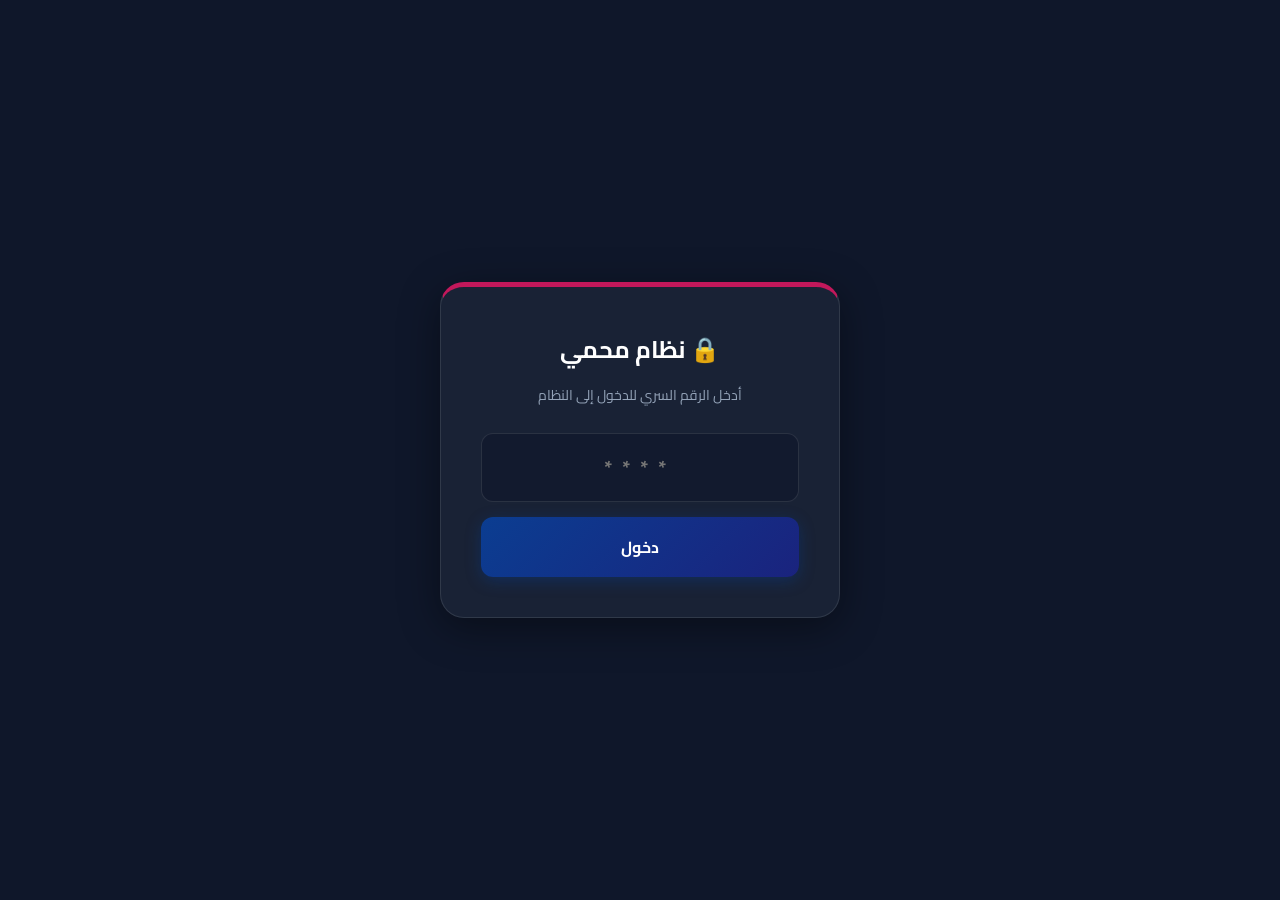
<file: index.html>
<!DOCTYPE html>
<html lang="ar" dir="rtl">
<head>
<meta charset="UTF-8">
<meta name="viewport" content="width=device-width, initial-scale=1.0">
<title>ETQAN + ROSA | نظام توزيع الأجهزة</title>
<link rel="icon" type="image/png" href="icons/favicon.png">
<link href="https://fonts.googleapis.com/css2?family=Cairo:wght@400;600;700;900&display=swap" rel="stylesheet">
<style>
:root {
  --primary: #0b3d91;
  --secondary: #c2185b;
  --bg-dark: #0f172a; 
  --bg-card: rgba(30, 41, 59, 0.7); 
  --text-light: #f8fafc;
  --text-muted: #94a3b8;
  --border-glow: rgba(255, 255, 255, 0.1);
  --shadow: 0 10px 40px rgba(0, 0, 0, 0.4);
}

* { box-sizing: border-box; font-family: 'Cairo', sans-serif; margin: 0; padding: 0; }
body { 
  background-color: var(--bg-dark);
  background-image: radial-gradient(circle at 15% 50%, rgba(11, 61, 145, 0.15), transparent 25%),
                    radial-gradient(circle at 85% 30%, rgba(194, 24, 91, 0.15), transparent 25%);
  color: var(--text-light); 
  padding: 20px; 
  min-height: 100vh; 
}
.container { max-width: 1400px; margin: auto; display: none; /* مخفي لحد ما يدخل الباسورد */ }

/* =========================================
   شاشة القفل (Login)
   ========================================= */
#loginScreen {
  position: fixed; inset: 0; background: var(--bg-dark);
  display: flex; justify-content: center; align-items: center; z-index: 9999;
  padding: 20px;
}
.login-box {
  background: var(--bg-card); backdrop-filter: blur(16px);
  padding: 40px; border-radius: 24px; width: 100%; max-width: 400px;
  box-shadow: var(--shadow); border: 1px solid var(--border-glow);
  border-top: 5px solid var(--secondary); text-align: center;
  animation: popIn 0.5s ease-out;
}
@keyframes popIn { from { transform: scale(0.9); opacity: 0; } to { transform: scale(1); opacity: 1; } }

.login-box h2 { color: #fff; font-size: 24px; margin-bottom: 10px; }
.login-box p { color: var(--text-muted); font-size: 14px; margin-bottom: 25px; }
.login-box input {
  width: 100%; padding: 15px; border-radius: 12px; border: 1px solid var(--border-glow);
  background: rgba(15, 23, 42, 0.6); color: #fff; font-size: 20px; text-align: center;
  letter-spacing: 10px; font-weight: bold; margin-bottom: 15px; font-family: 'Cairo';
}
.login-box input:focus { outline: none; border-color: var(--primary); box-shadow: 0 0 0 4px rgba(11,61,145,0.3); }
.login-box button {
  width: 100%; padding: 15px; border: none; border-radius: 12px;
  background: linear-gradient(135deg, var(--primary), #1a237e); color: #fff;
  font-family: 'Cairo'; font-weight: 700; font-size: 16px; cursor: pointer;
  transition: .3s; box-shadow: 0 4px 15px rgba(11,61,145,0.4);
}
.login-box button:hover { transform: translateY(-2px); box-shadow: 0 6px 20px rgba(11,61,145,0.6); }
.login-error { color: #ff4081; font-size: 14px; font-weight: 700; margin-top: 10px; display: none; }

/* الهيدر */
.main-header {
  display: flex; justify-content: space-between; align-items: center;
  background: var(--bg-card); backdrop-filter: blur(16px);
  padding: 15px 30px; border-radius: 20px;
  box-shadow: var(--shadow); margin-bottom: 30px;
  border: 1px solid var(--border-glow);
  border-top: 4px solid var(--secondary);
}

.logo-area { display: flex; align-items: center; gap: 20px; }
.logo-img { height: 70px; object-fit: contain; filter: drop-shadow(0 0 10px rgba(255,255,255,0.1)); }
.header-text h1 { font-size: 24px; color: #fff; font-weight: 900; letter-spacing: 1px;}
.header-text h2 { font-size: 16px; color: var(--secondary); font-weight: 700; margin-top: 4px;}
.header-text p { font-size: 12px; color: var(--text-muted); font-weight: 700; letter-spacing: 2px; margin-top: 4px;}

.date-badge { background: rgba(255,255,255,0.1); color: #fff; padding: 10px 20px; border-radius: 30px; font-weight: 700; font-size: 14px; border: 1px solid var(--border-glow); white-space: nowrap;}

/* إحصائيات */
.stats { display: grid; grid-template-columns: repeat(auto-fit, minmax(200px, 1fr)); gap: 20px; margin-bottom: 30px; }
.stat { 
  background: var(--bg-card); backdrop-filter: blur(10px); padding: 25px; border-radius: 16px; 
  box-shadow: var(--shadow); display: flex; align-items: center; gap: 15px; 
  border-right: 4px solid var(--primary); border: 1px solid var(--border-glow); 
  transition: transform 0.3s ease, border-color 0.3s ease, box-shadow 0.3s ease; 
  cursor: pointer; /* عشان يبان إنه بيتداس عليه */
}
.stat:hover { 
  transform: translateY(-5px) scale(1.02); 
  border-color: var(--secondary); 
  box-shadow: 0 8px 25px rgba(194, 24, 91, 0.3);
}
.stat-icon { font-size: 32px; }
.stat-info span { display: block; font-size: 30px; font-weight: 900; color: #fff; line-height: 1; }
.stat-info label { font-size: 14px; color: var(--text-muted); margin-top: 6px; display: block; font-weight: 600;}

/* أدوات البحث */
.toolbar { 
  display: none; /* مخفي في البداية */
  gap: 15px; flex-wrap: wrap; background: var(--bg-card); backdrop-filter: blur(10px); 
  padding: 20px; border-radius: 16px; box-shadow: var(--shadow); 
  margin-bottom: 30px; align-items: center; border: 1px solid var(--border-glow); 
}
.search-box { position: relative; flex: 2; min-width: 250px; }
.search-box .search-icon { position: absolute; right: 18px; top: 50%; transform: translateY(-50%); color: var(--text-muted); font-size: 18px;}
.search-box input { width: 100%; padding: 15px 45px 15px 20px; border: 1px solid var(--border-glow); border-radius: 12px; font-family: 'Cairo'; font-size: 15px; background: rgba(15, 23, 42, 0.6); color: #fff; transition: all 0.3s; }
.search-box input::placeholder { color: var(--text-muted); }
.search-box input:focus { outline: none; border-color: var(--primary); box-shadow: 0 0 0 4px rgba(11,61,145,0.3); }

.toolbar select { padding: 15px 20px; border: 1px solid var(--border-glow); border-radius: 12px; font-family: 'Cairo'; font-size: 15px; font-weight: 600; background: rgba(15, 23, 42, 0.6); color: #fff; flex: 1; min-width: 140px; cursor: pointer; transition: all 0.3s; }
.toolbar select:focus { outline: none; border-color: var(--primary); }
.toolbar select option { background: var(--bg-dark); color: #fff; }

.btn-print { padding: 15px 25px; border: none; border-radius: 12px; background: linear-gradient(135deg, var(--primary), #1a237e); color: #fff; cursor: pointer; font-family: 'Cairo'; font-weight: 700; font-size: 15px; transition: all 0.3s; display: flex; align-items: center; justify-content: center; gap: 10px; box-shadow: 0 4px 15px rgba(11,61,145,0.4); white-space: nowrap;}
.btn-print:hover { transform: translateY(-2px); box-shadow: 0 6px 20px rgba(11,61,145,0.6);}

/* شبكة الأجهزة */
.devices { display: grid; grid-template-columns: repeat(auto-fill, minmax(300px, 1fr)); gap: 25px; align-items: stretch; }
.card { background: var(--bg-card); backdrop-filter: blur(10px); border-radius: 20px; padding: 25px; box-shadow: var(--shadow); cursor: pointer; transition: all 0.3s ease; border: 1px solid var(--border-glow); position: relative; overflow: hidden; display: flex; flex-direction: column; text-decoration: none; color: inherit; animation: fadeIn 0.5s ease-out forwards; opacity: 0; height: 100%; }
@keyframes fadeIn { from { opacity: 0; transform: translateY(10px); } to { opacity: 1; transform: translateY(0); } }
.card:hover { transform: translateY(-8px); box-shadow: 0 15px 35px rgba(0,0,0,0.5); border-color: rgba(255,255,255,0.3); background: rgba(30, 41, 59, 0.9); }
.card-head { display: flex; justify-content: space-between; align-items: center; margin-bottom: 15px; }
.badge { background: rgba(194, 24, 91, 0.2); color: #ff4081; padding: 6px 14px; border-radius: 10px; font-size: 13px; font-weight: 800; border: 1px solid rgba(194, 24, 91, 0.3);}
.branch-tag { background: rgba(11, 61, 145, 0.3); color: #64b5f6; padding: 6px 14px; border-radius: 10px; font-size: 13px; font-weight: 800; border: 1px solid rgba(11, 61, 145, 0.5);}
.card h3 { font-size: 20px; color: #fff; margin-bottom: 20px; border-bottom: 1px solid var(--border-glow); padding-bottom: 15px; font-weight: 900; min-height: 60px;}
.info-grid { display: grid; grid-template-columns: 1fr 1fr; gap: 12px; margin-bottom: 15px; flex-grow: 1; }
.info-item { font-size: 14px; color: var(--text-muted); font-weight: 600; display: flex; align-items: center; gap: 6px;}
.info-item span { color: #fff; font-weight: 800; }
.info-item.full-width { grid-column: 1 / -1; }
.empty { grid-column: 1/-1; text-align: center; padding: 60px; color: var(--text-muted); font-size: 18px; font-weight: 700; }

/* التجاوب مع الشاشات */
@media (max-width: 992px) {
  .stats { grid-template-columns: repeat(2, 1fr); }
  .search-box { flex: 1 1 100%; }
  .toolbar select { flex: 1 1 calc(50% - 10px); }
  .btn-print { flex: 1 1 100%; }
}
@media (max-width: 768px) {
  body { padding: 10px; }
  .main-header { flex-direction: column; text-align: center; gap: 15px; padding: 20px; }
  .logo-area { flex-direction: column; gap: 10px; }
  .logo-img { height: 60px; }
  .header-text h1 { font-size: 20px; }
  .date-badge { font-size: 12px; padding: 8px 15px; }
  .stats { grid-template-columns: 1fr; gap: 15px; }
  .toolbar select { flex: 1 1 100%; }
  .devices { grid-template-columns: 1fr; }
  .card { padding: 20px; }
  .card h3 { font-size: 18px; }
  .stat-info span { font-size: 24px; }
}
@media print {
  body { background: #fff; color: #000; }
  .main-header, .toolbar, .stats, .btn-print, #loginScreen { display: none !important; }
  .container { display: block !important; } /* لازم يظهر وقت الطباعة */
  .devices { grid-template-columns: repeat(3, 1fr); gap: 15px; }
  .card { break-inside: avoid; box-shadow: none; border: 1px solid #ccc; background: #fff; color: #000; }
  .card h3, .info-item span { color: #000; }
  .card:hover { transform: none; }
}
</style>
</head>
<body>

<!-- شاشة القفل -->
<div id="loginScreen">
  <div class="login-box">
    <h2>🔒 نظام محمي</h2>
    <p>أدخل الرقم السري للدخول إلى النظام</p>
    <input type="password" id="adminPin" placeholder="****" maxlength="6" onkeypress="handleLoginEnter(event)">
    <button onclick="checkLogin()">دخول</button>
    <div class="login-error" id="loginError">❌ الرقم السري غير صحيح!</div>
  </div>
</div>

<!-- المحتوى الرئيسي (مخفي لحد ما يدخل) -->
<div class="container" id="mainContent">
  <header class="main-header">
    <div class="logo-area">
      <img src="logo.png" alt="ETQAN + ROSA" class="logo-img" onerror="this.style.display='none';">
      <div class="header-text">
        <h1>ETQAN + ROSA</h1>
        <h2>نظام توزيع الأجهزة</h2>
        <p>PRECISE MAINTENANCE, SUPERIOR CARE</p>
      </div>
    </div>
    <div style="display: flex; align-items: center; gap: 10px; flex-wrap: wrap; justify-content: center;">
      <div class="date-badge" id="currentDate"></div>
      <a href="branches.html" style="background: rgba(255,255,255,0.1); color: #fff; padding: 10px 20px; border-radius: 30px; text-decoration: none; font-weight: 700; font-size: 14px; border: 1px solid var(--border-glow); transition: .3s; display: flex; align-items: center; gap: 8px;">🏢 الفروع</a>
    </div>
  </header>

  <div class="stats" id="stats"></div>

  <!-- شريط البحث (مخفي في البداية) -->
  <div class="toolbar" id="searchToolbar">
    <div class="search-box">
      <span class="search-icon">🔍</span>
      <input type="text" id="search" placeholder="ابحث برقم الكود (ID)، الاسم، أو الموديل..." oninput="applyFilter()">
    </div>
    <select id="filterBranch" onchange="applyFilter()"><option value="">كل الفروع</option></select>
    <select id="filterModel" onchange="applyFilter()"><option value="">كل الموديلات</option></select>
    <select id="filterPower" onchange="applyFilter()"><option value="">كل القوى</option></select>
    <button class="btn-print" onclick="window.print()"><span>🖨️</span> طباعة</button>
  </div>

  <div class="devices" id="devices"></div>
</div>

<script src="data.js"></script>
<script>
// ==========================================
// 1. إعدادات كلمة المرور للصفحة الرئيسية
// ==========================================
const ADMIN_PIN = "1234"; // الرقم السري للدخول للنظام كله

// دالة الدخول
function checkLogin() {
  const enteredPin = document.getElementById('adminPin').value;
  const errorText = document.getElementById('loginError');
  
  if (enteredPin === ADMIN_PIN) {
    document.getElementById('loginScreen').style.display = 'none';
    document.getElementById('mainContent').style.display = 'block';
    sessionStorage.setItem('isLoggedIn', 'true');
    initPage();
  } else {
    errorText.style.display = 'block';
    document.getElementById('adminPin').value = '';
  }
}

function handleLoginEnter(event) {
  if (event.key === 'Enter') checkLogin();
}

// التحقق من إنه سجل دخول قبل كده في نفس الجلسة
if (sessionStorage.getItem('isLoggedIn') === 'true') {
  document.getElementById('loginScreen').style.display = 'none';
  document.getElementById('mainContent').style.display = 'block';
  initPage();
}

// ==========================================
// 2. تشغيل الصفحة الأساسية
// ==========================================
function initPage() {
  const options = { year: 'numeric', month: 'long', day: 'numeric' };
  document.getElementById('currentDate').textContent = new Date().toLocaleDateString('ar-EG', options);

  renderStats();
  fillFilters();
  renderDevices(devices);
}

function renderStats() {
  const branches = [...new Set(devices.map(d => d.branch))];
  document.getElementById('stats').innerHTML = `
    <div class="stat" onclick="toggleSearch()">
      <div class="stat-icon">🖥️</div>
      <div class="stat-info"><span>${devices.length}</span><label>إجمالي الأجهزة</label></div>
    </div>
    <div class="stat"><div class="stat-icon">🏢</div><div class="stat-info"><span>${branches.length}</span><label>الفروع</label></div></div>
    <div class="stat"><div class="stat-icon">⚙️</div><div class="stat-info"><span>${devices.filter(d => d.type.includes('2')).length}</span><label>2 هيد</label></div></div>
    <div class="stat"><div class="stat-icon">🔧</div><div class="stat-info"><span>${devices.filter(d => d.type.includes('4')).length}</span><label>4 هيد</label></div></div>
  `;
}

function fillFilters() {
  const branches = [...new Set(devices.map(d => d.branch).filter(Boolean))].sort();
  const models = [...new Set(devices.map(d => d.model).filter(Boolean))].sort();
  const powers = [...new Set(devices.map(d => d.type).filter(Boolean))].sort();
  document.getElementById('filterBranch').innerHTML += branches.map(b => `<option value="${b}">${b}</option>`).join('');
  document.getElementById('filterModel').innerHTML += models.map(m => `<option value="${m}">${m}</option>`).join('');
  document.getElementById('filterPower').innerHTML += powers.map(p => `<option value="${p}">${p}</option>`).join('');
}

// ==========================================
// 3. دالة إظهار وإخفاء شريط البحث
// ==========================================
function toggleSearch() {
  const toolbar = document.getElementById('searchToolbar');
  if (toolbar.style.display === 'none' || toolbar.style.display === '') {
    toolbar.style.display = 'flex'; // نظهره
    document.getElementById('search').focus(); // نركز على خانة البحث
  } else {
    toolbar.style.display = 'none'; // نخفيه
    // تصفير القيم عشان لما يظهر تاني يكون نضيف
    document.getElementById('search').value = '';
    document.getElementById('filterBranch').value = '';
    document.getElementById('filterModel').value = '';
    document.getElementById('filterPower').value = '';
    applyFilter(); // نرجع الأجهزة كلها
  }
}

function applyFilter() {
  const q = document.getElementById('search').value.trim().toLowerCase();
  const branch = document.getElementById('filterBranch').value;
  const model = document.getElementById('filterModel').value;
  const power = document.getElementById('filterPower').value;

  const filtered = devices.filter(d => {
    if (branch && d.branch !== branch) return false;
    if (model && d.model !== model) return false;
    if (power && d.type !== power) return false;
    if (q) {
      const hay = `${d.id} ${d.name} ${d.type} ${d.model} ${d.branch} ${d.partition}`.toLowerCase();
      if (!hay.includes(q)) return false;
    }
    return true;
  });
  renderDevices(filtered);
}

function renderDevices(list) {
  const container = document.getElementById('devices');
  container.innerHTML = '';
  if (list.length === 0) { container.innerHTML = '<div class="empty">لا توجد أجهزة مطابقة لبحثك 🔍</div>'; return; }

  list.forEach((dev, index) => {
    const card = document.createElement('a');
    card.className = 'card';
    card.style.animationDelay = `${index * 0.05}s`;
    card.href = `device.html?id=${dev.id}`; 
    
    card.innerHTML = `
      <div class="card-head">
        <span class="badge">ID: ${dev.id}</span>
        <span class="branch-tag">${dev.branch || 'غير محدد'}</span>
      </div>
      <h3>${dev.name}</h3>
      <div class="info-grid">
        <div class="info-item">⚡ <b>القوة:</b> <span>${dev.type}</span></div>
        <div class="info-item">⚙️ <b>الموديل:</b> <span>${dev.model}</span></div>
        <div class="info-item full-width">🧩 <b>البرتشن:</b> <span>${dev.partition}</span></div>
      </div>
    `;
    container.appendChild(card);
  });
}
</script>
</body>
</html>
</file>
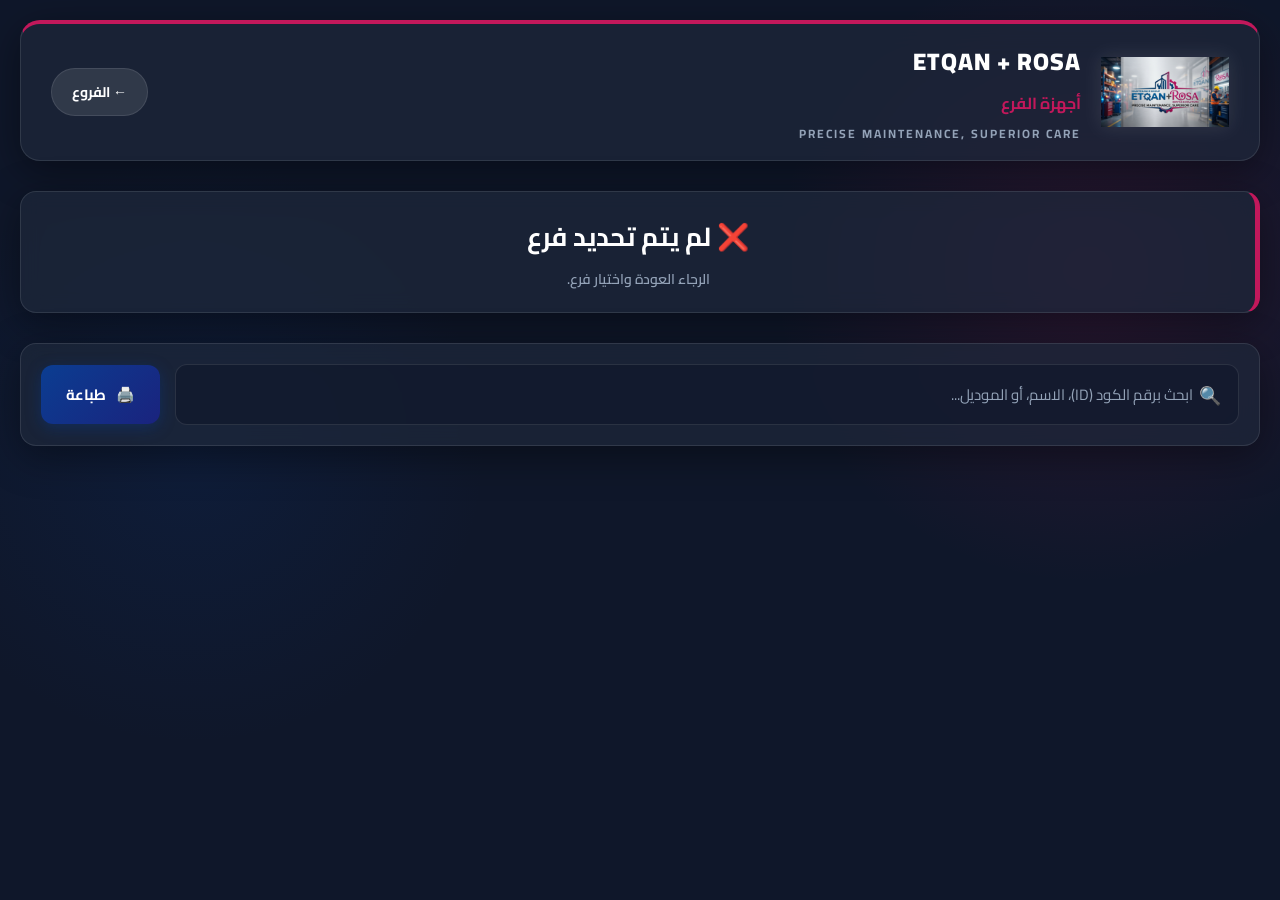
<file: branch-devices.html>
<!DOCTYPE html>
<html lang="ar" dir="rtl">
<head>
<meta charset="UTF-8">
<meta name="viewport" content="width=device-width, initial-scale=1.0">
<title>أجهزة الفرع | ETQAN + ROSA</title>
<link rel="icon" type="image/png" href="icons/favicon.png">
<link href="https://fonts.googleapis.com/css2?family=Cairo:wght@400;600;700;900&display=swap" rel="stylesheet">
<style>
:root {
  --primary: #0b3d91;
  --secondary: #c2185b;
  --bg-dark: #0f172a; 
  --bg-card: rgba(30, 41, 59, 0.7); 
  --text-light: #f8fafc;
  --text-muted: #94a3b8;
  --border-glow: rgba(255, 255, 255, 0.1);
  --shadow: 0 10px 40px rgba(0, 0, 0, 0.4);
}

* { box-sizing: border-box; font-family: 'Cairo', sans-serif; margin: 0; padding: 0; }
body { 
  background-color: var(--bg-dark);
  background-image: radial-gradient(circle at 15% 50%, rgba(11, 61, 145, 0.15), transparent 25%),
                    radial-gradient(circle at 85% 30%, rgba(194, 24, 91, 0.15), transparent 25%);
  color: var(--text-light); 
  padding: 20px; 
  min-height: 100vh; 
}
.container { max-width: 1400px; margin: auto; }

/* الهيدر */
.main-header {
  display: flex; justify-content: space-between; align-items: center;
  background: var(--bg-card); backdrop-filter: blur(16px);
  padding: 15px 30px; border-radius: 20px;
  box-shadow: var(--shadow); margin-bottom: 30px;
  border: 1px solid var(--border-glow);
  border-top: 4px solid var(--secondary);
}
.logo-area { display: flex; align-items: center; gap: 20px; }
.logo-img { height: 70px; object-fit: contain; filter: drop-shadow(0 0 10px rgba(255,255,255,0.1)); }
.header-text h1 { font-size: 24px; color: #fff; font-weight: 900; letter-spacing: 1px;}
.header-text h2 { font-size: 16px; color: var(--secondary); font-weight: 700; margin-top: 4px;}
.header-text p { font-size: 12px; color: var(--text-muted); font-weight: 700; letter-spacing: 2px; margin-top: 4px;}

.btn-back-main {
  background: rgba(255,255,255,0.1); color: #fff; padding: 10px 20px; border-radius: 30px;
  text-decoration: none; font-weight: 700; font-size: 14px; border: 1px solid var(--border-glow);
  transition: .3s; display: flex; align-items: center; gap: 8px;
}
.btn-back-main:hover { background: rgba(255,255,255,0.2); }

/* عنوان الفرع */
.branch-title {
  background: var(--bg-card); backdrop-filter: blur(10px);
  padding: 20px; border-radius: 16px; box-shadow: var(--shadow);
  margin-bottom: 30px; text-align: center; border: 1px solid var(--border-glow);
  border-right: 5px solid var(--secondary);
}
.branch-title h1 { color: #fff; font-size: 26px; margin-bottom: 5px;}
.branch-title p { color: var(--text-muted); font-size: 14px; font-weight: 600;}

/* أدوات البحث */
.toolbar { display: flex; gap: 15px; flex-wrap: wrap; background: var(--bg-card); backdrop-filter: blur(10px); padding: 20px; border-radius: 16px; box-shadow: var(--shadow); margin-bottom: 30px; align-items: center; border: 1px solid var(--border-glow); }
.search-box { position: relative; flex: 2; min-width: 250px; }
.search-box .search-icon { position: absolute; right: 18px; top: 50%; transform: translateY(-50%); color: var(--text-muted); font-size: 18px;}
.search-box input { width: 100%; padding: 15px 45px 15px 20px; border: 1px solid var(--border-glow); border-radius: 12px; font-family: 'Cairo'; font-size: 15px; background: rgba(15, 23, 42, 0.6); color: #fff; transition: all 0.3s; }
.search-box input::placeholder { color: var(--text-muted); }
.search-box input:focus { outline: none; border-color: var(--primary); box-shadow: 0 0 0 4px rgba(11,61,145,0.3); }

.btn-print { padding: 15px 25px; border: none; border-radius: 12px; background: linear-gradient(135deg, var(--primary), #1a237e); color: #fff; cursor: pointer; font-family: 'Cairo'; font-weight: 700; font-size: 15px; transition: all 0.3s; display: flex; align-items: center; justify-content: center; gap: 10px; box-shadow: 0 4px 15px rgba(11,61,145,0.4); white-space: nowrap;}
.btn-print:hover { transform: translateY(-2px); box-shadow: 0 6px 20px rgba(11,61,145,0.6);}

/* شبكة الأجهزة */
.devices { display: grid; grid-template-columns: repeat(auto-fill, minmax(300px, 1fr)); gap: 25px; align-items: stretch; }
.card { background: var(--bg-card); backdrop-filter: blur(10px); border-radius: 20px; padding: 25px; box-shadow: var(--shadow); cursor: pointer; transition: all 0.3s ease; border: 1px solid var(--border-glow); position: relative; overflow: hidden; display: flex; flex-direction: column; text-decoration: none; color: inherit; animation: fadeIn 0.5s ease-out forwards; opacity: 0; height: 100%; }
@keyframes fadeIn { from { opacity: 0; transform: translateY(10px); } to { opacity: 1; transform: translateY(0); } }
.card:hover { transform: translateY(-8px); box-shadow: 0 15px 35px rgba(0,0,0,0.5); border-color: rgba(255,255,255,0.3); background: rgba(30, 41, 59, 0.9); }
.card-head { display: flex; justify-content: space-between; align-items: center; margin-bottom: 15px; }
.badge { background: rgba(194, 24, 91, 0.2); color: #ff4081; padding: 6px 14px; border-radius: 10px; font-size: 13px; font-weight: 800; border: 1px solid rgba(194, 24, 91, 0.3);}
.branch-tag { background: rgba(11, 61, 145, 0.3); color: #64b5f6; padding: 6px 14px; border-radius: 10px; font-size: 13px; font-weight: 800; border: 1px solid rgba(11, 61, 145, 0.5);}
.card h3 { font-size: 20px; color: #fff; margin-bottom: 20px; border-bottom: 1px solid var(--border-glow); padding-bottom: 15px; font-weight: 900; min-height: 60px;}
.info-grid { display: grid; grid-template-columns: 1fr 1fr; gap: 12px; margin-bottom: 15px; flex-grow: 1; }
.info-item { font-size: 14px; color: var(--text-muted); font-weight: 600; display: flex; align-items: center; gap: 6px;}
.info-item span { color: #fff; font-weight: 800; }
.info-item.full-width { grid-column: 1 / -1; }
.empty { grid-column: 1/-1; text-align: center; padding: 60px; color: var(--text-muted); font-size: 18px; font-weight: 700; }

/* التجاوب */
@media (max-width: 768px) {
  .main-header { flex-direction: column; text-align: center; gap: 15px; padding: 20px; }
  .logo-area { flex-direction: column; gap: 10px; }
  .devices { grid-template-columns: 1fr; }
  .card { padding: 20px; }
  .search-box { flex: 1 1 100%; }
  .btn-print { flex: 1 1 100%; }
}
</style>
</head>
<body>
<div class="container">
  <header class="main-header">
    <div class="logo-area">
      <img src="logo.png" alt="ETQAN + ROSA" class="logo-img" onerror="this.style.display='none';">
      <div class="header-text">
        <h1>ETQAN + ROSA</h1>
        <h2>أجهزة الفرع</h2>
        <p>PRECISE MAINTENANCE, SUPERIOR CARE</p>
      </div>
    </div>
    <a href="branches.html" class="btn-back-main">← الفروع</a>
  </header>

  <div class="branch-title" id="branchTitle"></div>

  <div class="toolbar">
    <div class="search-box">
      <span class="search-icon">🔍</span>
      <input type="text" id="search" placeholder="ابحث برقم الكود (ID)، الاسم، أو الموديل..." oninput="applyFilter()">
    </div>
    <button class="btn-print" onclick="window.print()"><span>🖨️</span> طباعة</button>
  </div>

  <div class="devices" id="devices"></div>
</div>

<script src="data.js"></script>
<script>
const urlParams = new URLSearchParams(window.location.search);
const branchName = urlParams.get('branch');
let branchDevices = []; // هنحفظ فيها أجهزة الفرع عشان نفلتر عليها

if (!branchName) {
  document.getElementById('branchTitle').innerHTML = `<h1>❌ لم يتم تحديد فرع</h1><p>الرجاء العودة واختيار فرع.</p>`;
  document.getElementById('devices').innerHTML = '';
} else {
  // فلترة الأجهزة بناءً على الفرع
  branchDevices = devices.filter(d => (d.branch || 'غير محدد') === branchName);
  
  document.getElementById('branchTitle').innerHTML = `
    <h1>🏢 ${branchName}</h1>
    <p>عدد الأجهزة: ${branchDevices.length}</p>
  `;

  // عرض الأجهزة لأول مرة
  renderDevices(branchDevices);
}

// دالة عرض الأجهزة (عشان نستخدمها في البحث والفلترة)
function renderDevices(list) {
  const container = document.getElementById('devices');
  container.innerHTML = '';
  
  if (list.length === 0) {
    container.innerHTML = '<div class="empty">لا توجد أجهزة مطابقة لبحثك 🔍</div>';
    return;
  }

  list.forEach((dev, index) => {
    const card = document.createElement('a');
    card.className = 'card';
    card.style.animationDelay = `${index * 0.05}s`;
    card.href = `device.html?id=${dev.id}`; 
    
    card.innerHTML = `
      <div class="card-head">
        <span class="badge">ID: ${dev.id}</span>
        <span class="branch-tag">${dev.branch || 'غير محدد'}</span>
      </div>
      <h3>${dev.name}</h3>
      <div class="info-grid">
        <div class="info-item">⚡ <b>القوة:</b> <span>${dev.type}</span></div>
        <div class="info-item">⚙️ <b>الموديل:</b> <span>${dev.model}</span></div>
        <div class="info-item full-width">🧩 <b>البرتشن:</b> <span>${dev.partition}</span></div>
      </div>
    `;
    container.appendChild(card);
  });
}

// دالة البحث
function applyFilter() {
  const q = document.getElementById('search').value.trim().toLowerCase();
  
  // لو مفيش نص بحث، اعرض كل أجهزة الفرع
  if (!q) {
    renderDevices(branchDevices);
    return;
  }

  // فلترة أجهزة الفرع بناءً على نص البحث
  const filtered = branchDevices.filter(d => {
    const hay = `${d.id} ${d.name} ${d.type} ${d.model} ${d.partition}`.toLowerCase();
    return hay.includes(q);
  });
  
  renderDevices(filtered);
}
</script>
</body>
</html>
</file>
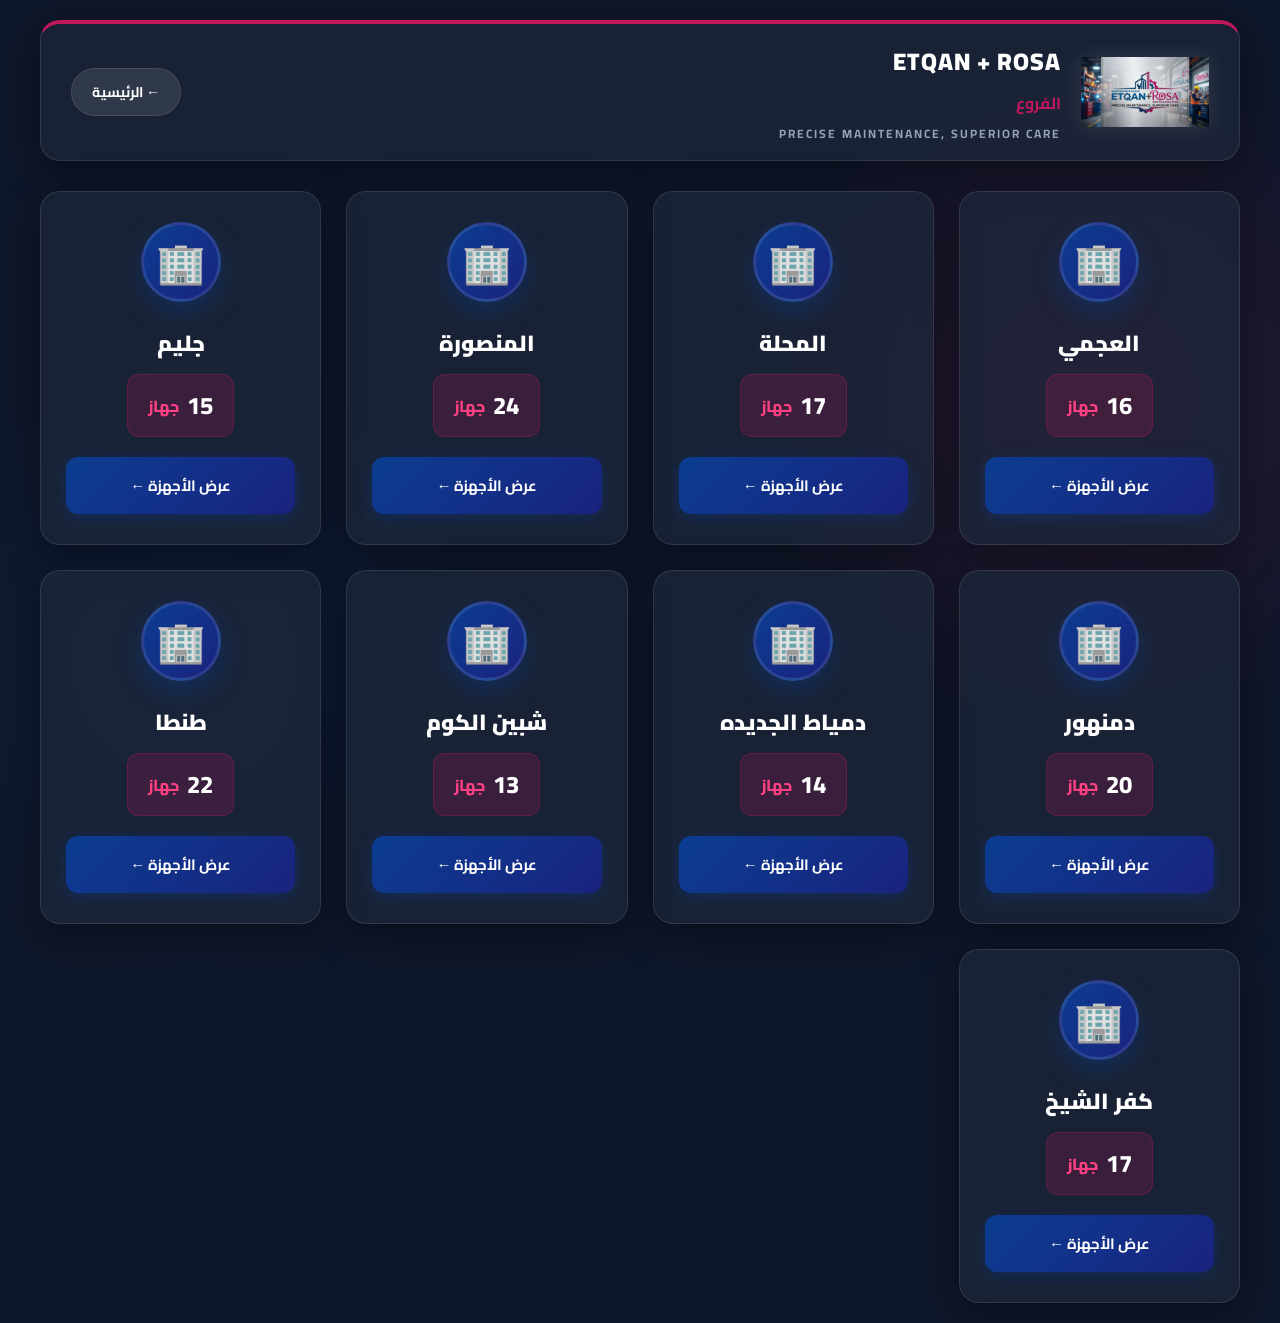
<file: branches.html>
<!DOCTYPE html>
<html lang="ar" dir="rtl">
<head>
<meta charset="UTF-8">
<meta name="viewport" content="width=device-width, initial-scale=1.0">
<title>الفروع | ETQAN + ROSA</title>
<link rel="icon" type="image/png" href="icons/favicon.png">
<link href="https://fonts.googleapis.com/css2?family=Cairo:wght@400;600;700;900&display=swap" rel="stylesheet">
<style>
:root {
  --primary: #0b3d91;
  --secondary: #c2185b;
  --bg-dark: #0f172a; 
  --bg-card: rgba(30, 41, 59, 0.7); 
  --text-light: #f8fafc;
  --text-muted: #94a3b8;
  --border-glow: rgba(255, 255, 255, 0.1);
  --shadow: 0 10px 40px rgba(0, 0, 0, 0.4);
}

* { box-sizing: border-box; font-family: 'Cairo', sans-serif; margin: 0; padding: 0; }
body { 
  background-color: var(--bg-dark);
  background-image: radial-gradient(circle at 15% 50%, rgba(11, 61, 145, 0.15), transparent 25%),
                    radial-gradient(circle at 85% 30%, rgba(194, 24, 91, 0.15), transparent 25%);
  color: var(--text-light); 
  padding: 20px; 
  min-height: 100vh; 
}
.container { max-width: 1200px; margin: auto; }

/* الهيدر */
.main-header {
  display: flex; justify-content: space-between; align-items: center;
  background: var(--bg-card); backdrop-filter: blur(16px);
  padding: 15px 30px; border-radius: 20px;
  box-shadow: var(--shadow); margin-bottom: 30px;
  border: 1px solid var(--border-glow);
  border-top: 4px solid var(--secondary);
}
.logo-area { display: flex; align-items: center; gap: 20px; }
.logo-img { height: 70px; object-fit: contain; filter: drop-shadow(0 0 10px rgba(255,255,255,0.1)); }
.header-text h1 { font-size: 24px; color: #fff; font-weight: 900; letter-spacing: 1px;}
.header-text h2 { font-size: 16px; color: var(--secondary); font-weight: 700; margin-top: 4px;}
.header-text p { font-size: 12px; color: var(--text-muted); font-weight: 700; letter-spacing: 2px; margin-top: 4px;}

.btn-back-main {
  background: rgba(255,255,255,0.1); color: #fff; padding: 10px 20px; border-radius: 30px;
  text-decoration: none; font-weight: 700; font-size: 14px; border: 1px solid var(--border-glow);
  transition: .3s; display: flex; align-items: center; gap: 8px;
}
.btn-back-main:hover { background: rgba(255,255,255,0.2); }

/* شبكة الفروع */
.branches-grid { 
  display: grid; 
  grid-template-columns: repeat(auto-fill, minmax(280px, 1fr)); 
  gap: 25px; 
}

.branch-card {
  background: var(--bg-card); backdrop-filter: blur(10px);
  border-radius: 20px; padding: 30px 25px;
  box-shadow: var(--shadow); border: 1px solid var(--border-glow);
  display: flex; flex-direction: column; align-items: center; text-align: center;
  transition: all 0.3s ease; position: relative; overflow: hidden;
  animation: fadeIn 0.5s ease-out forwards; opacity: 0;
}

@keyframes fadeIn { from { opacity: 0; transform: translateY(10px); } to { opacity: 1; transform: translateY(0); } }

.branch-card:hover { 
  transform: translateY(-8px); 
  box-shadow: 0 15px 35px rgba(0,0,0,0.5); 
  border-color: rgba(255,255,255,0.3);
}

.branch-icon {
  width: 80px; height: 80px; border-radius: 50%;
  background: linear-gradient(135deg, var(--primary), #1a237e);
  display: flex; justify-content: center; align-items: center;
  font-size: 40px; margin-bottom: 20px;
  box-shadow: 0 10px 25px rgba(11,61,145,0.4);
  border: 3px solid var(--border-glow);
}

.branch-name { font-size: 22px; color: #fff; font-weight: 900; margin-bottom: 10px; }

.branch-count {
  background: rgba(194, 24, 91, 0.2); color: #ff4081;
  padding: 8px 20px; border-radius: 12px; font-size: 16px; font-weight: 800;
  border: 1px solid rgba(194, 24, 91, 0.3); margin-bottom: 20px;
  display: flex; align-items: center; gap: 8px;
}
.branch-count span { font-size: 24px; color: #fff; }

.btn-view {
  width: 100%; padding: 14px; border-radius: 12px;
  background: linear-gradient(135deg, var(--primary), #1a237e); color: #fff;
  text-decoration: none; font-weight: 700; font-size: 15px;
  transition: .3s; box-shadow: 0 4px 15px rgba(11,61,145,0.4);
  display: flex; justify-content: center; align-items: center; gap: 8px;
}
.btn-view:hover { transform: translateY(-2px); box-shadow: 0 6px 20px rgba(11,61,145,0.6); }

/* التجاوب */
@media (max-width: 768px) {
  .main-header { flex-direction: column; text-align: center; gap: 15px; padding: 20px; }
  .logo-area { flex-direction: column; gap: 10px; }
  .branches-grid { grid-template-columns: 1fr; }
}
</style>
</head>
<body>
<div class="container">
  <header class="main-header">
    <div class="logo-area">
      <img src="logo.png" alt="ETQAN + ROSA" class="logo-img" onerror="this.style.display='none';">
      <div class="header-text">
        <h1>ETQAN + ROSA</h1>
        <h2>الفروع</h2>
        <p>PRECISE MAINTENANCE, SUPERIOR CARE</p>
      </div>
    </div>
    <a href="index.html" class="btn-back-main">← الرئيسية</a>
  </header>

  <div class="branches-grid" id="branchesGrid"></div>
</div>

<script src="data.js"></script>
<script>
function renderBranches() {
  const grid = document.getElementById('branchesGrid');
  grid.innerHTML = '';

  // تجميع الأجهزة حسب الفرع
  const branchMap = {};
  devices.forEach(dev => {
    const b = dev.branch ? dev.branch : 'غير محدد';
    if (!branchMap[b]) branchMap[b] = [];
    branchMap[b].push(dev);
  });

  // تحويل الخريطة لمصفوفة وترتيبها أبجدياً
  const branches = Object.keys(branchMap).sort();

  branches.forEach((branchName, index) => {
    const count = branchMap[branchName].length;
    const card = document.createElement('div');
    card.className = 'branch-card';
    card.style.animationDelay = `${index * 0.1}s`;

    card.innerHTML = `
      <div class="branch-icon">🏢</div>
      <div class="branch-name">${branchName}</div>
      <div class="branch-count">
        <span>${count}</span> جهاز
      </div>
      <a href="branch-devices.html?branch=${encodeURIComponent(branchName)}" class="btn-view">
        عرض الأجهزة ←
      </a>
    `;
    grid.appendChild(card);
  });
}

renderBranches();
</script>
</body>
</html>
</file>
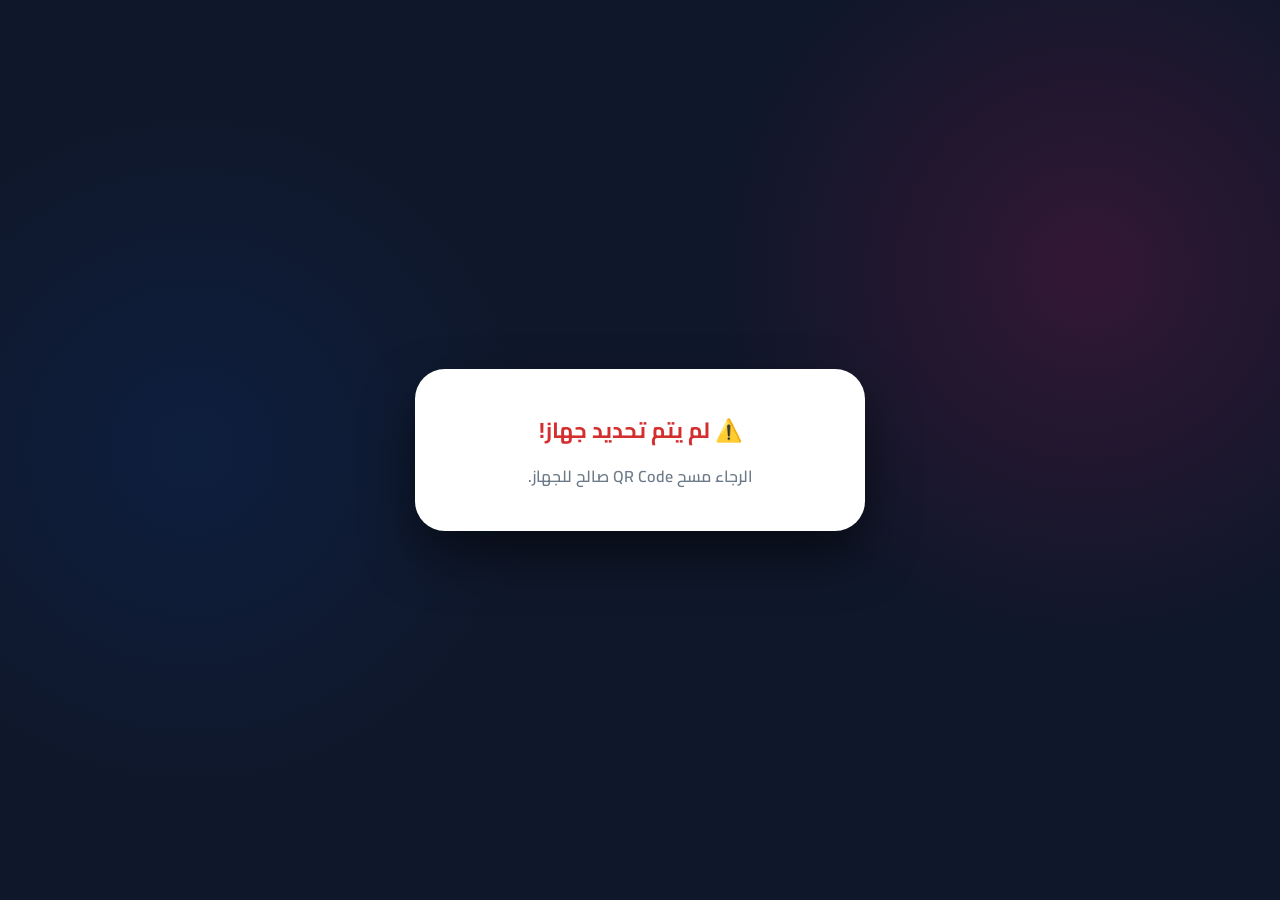
<file: device.html>
<!DOCTYPE html>
<html lang="ar" dir="rtl">
<head>
<meta charset="UTF-8">
<meta name="viewport" content="width=device-width, initial-scale=1.0">
<title>بيانات الجهاز | ETQAN + ROSA</title>
<link rel="icon" type="image/png" href="icons/favicon.png">
<link href="https://fonts.googleapis.com/css2?family=Cairo:wght@400;600;700;900&display=swap" rel="stylesheet">
<style>
:root {
  --primary: #0b3d91;
  --secondary: #c2185b;
  --bg-dark: #0f172a;
  --card-bg: #ffffff;
  --text-main: #2c3e50;
  --text-muted: #6c7a89;
  --border-color: #e1e8ed;
  --success: #2e7d32;
  --danger: #d32f2f;
}

* { box-sizing: border-box; font-family: 'Cairo', sans-serif; margin: 0; padding: 0; }
body { 
  background-color: var(--bg-dark);
  background-image: radial-gradient(circle at 15% 50%, rgba(11, 61, 145, 0.2), transparent 30%),
                    radial-gradient(circle at 85% 30%, rgba(194, 24, 91, 0.2), transparent 30%);
  color: var(--text-main); 
  padding: 20px; 
  min-height: 100vh; 
  display: flex; flex-direction: column; justify-content: center; align-items: center; 
}

/* الكارت */
.device-card {
  background: var(--card-bg); border-radius: 30px; 
  width: 100%; max-width: 450px; overflow: hidden;
  box-shadow: 0 25px 50px rgba(0,0,0,0.5);
  animation: popIn 0.6s cubic-bezier(0.175, 0.885, 0.32, 1.275);
  position: relative;
  display: none; 
}

@keyframes popIn { from { transform: scale(0.9) translateY(20px); opacity: 0; } to { transform: scale(1) translateY(0); opacity: 1; } }

/* رأس الكارنيه */
.card-header {
  background: linear-gradient(135deg, var(--primary), #1a237e);
  padding: 25px 20px 60px; text-align: center; position: relative;
  display: flex; flex-direction: column; align-items: center;
}

/* تصميم صورة الجهاز */
.device-image-container {
  width: 120px; height: 120px; border-radius: 50%; background: #fff;
  display: flex; justify-content: center; align-items: center;
  border: 4px solid var(--secondary); box-shadow: 0 10px 20px rgba(0,0,0,0.3);
  margin-bottom: 15px; overflow: hidden; z-index: 3;
}
.device-image-container img {
  width: 100%; height: 100%; object-fit: cover;
}
.device-image-placeholder {
  font-size: 40px; color: var(--primary); font-weight: 900;
}

/* شارة الرقم */
.id-badge {
  background: var(--secondary); color: #fff;
  width: 60px; height: 60px; border-radius: 50%;
  display: flex; justify-content: center; align-items: center;
  font-size: 20px; font-weight: 900; position: absolute;
  bottom: -30px; left: 50%; transform: translateX(-50%);
  box-shadow: 0 10px 20px rgba(194, 24, 91, 0.4); z-index: 2;
  border: 4px solid var(--card-bg);
}

.header-logo { font-size: 24px; font-weight: 900; color: #fff; letter-spacing: 2px; margin-bottom: 4px; display: flex; justify-content: center; align-items: center; gap: 5px; }
.header-logo span { color: var(--secondary); }
.logo-sub { font-size: 10px; color: rgba(255,255,255,0.7); letter-spacing: 1px; font-weight: 700; text-transform: uppercase;}

.card-body { padding: 50px 30px 30px; text-align: center; }
.device-name { font-size: 26px; font-weight: 900; color: var(--text-main); margin-bottom: 25px; }

.data-grid { display: flex; flex-direction: column; gap: 12px; margin-bottom: 20px; }
.data-row { 
  display: flex; justify-content: space-between; align-items: center; 
  background: #f8f9fa; padding: 12px 18px; border-radius: 14px; 
  border: 1px solid var(--border-color); transition: .3s;
}
.data-row:hover { background: #fff; box-shadow: 0 4px 15px rgba(0,0,0,0.05); border-color: var(--primary); }
.data-label { display: flex; align-items: center; gap: 8px; color: var(--text-muted); font-weight: 700; font-size: 14px; }
.data-label i { font-style: normal; font-size: 16px; }
.data-value { color: var(--primary); font-weight: 900; font-size: 15px; background: #e8f0fe; padding: 4px 12px; border-radius: 10px; }

.section-title {
  font-size: 16px; font-weight: 900; color: var(--text-main); text-align: right;
  margin: 25px 0 15px; padding-bottom: 8px; border-bottom: 2px dashed var(--border-color);
  display: flex; align-items: center; gap: 8px;
}

/* قسم الضمان */
.warranty-section {
  margin-top: 10px; border: 2px dashed #cfd8dc; border-radius: 16px; padding: 20px; background: #fafafa; transition: .3s;
}
.warranty-section.unlocked { border-color: var(--success); background: #f1f8e9; }
.pin-input-group { display: flex; gap: 10px; margin-top: 10px;}
.pin-input-group input {
  flex: 1; padding: 12px; border-radius: 10px; border: 1px solid var(--border-color);
  font-family: 'Cairo'; font-size: 16px; text-align: center; font-weight: bold; letter-spacing: 5px;
}
.pin-input-group button {
  padding: 12px 20px; border: none; border-radius: 10px; background: var(--primary); color: #fff;
  font-family: 'Cairo'; font-weight: bold; cursor: pointer; transition: .3s;
}
.pin-input-group button:hover { background: #082c6b; }
.warranty-box { display: none; flex-direction: column; gap: 10px; margin-top: 15px; }
.warranty-box.show { display: flex; }
.warranty-row { display: flex; justify-content: space-between; font-size: 14px; font-weight: 700;}
.warranty-row span:first-child { color: #b28900; }
.warranty-row span:last-child { color: var(--text-main); }
.status-badge { padding: 4px 10px; border-radius: 8px; font-size: 12px; font-weight: 800; color: #fff;}
.status-active { background: var(--success); }
.status-expired { background: var(--danger); }
.error-text { color: var(--danger); font-size: 14px; font-weight: 700; margin-top: 10px; display: none; }

.btn-back {
  display: inline-flex; align-items: center; justify-content: center; gap: 8px;
  width: 100%; padding: 16px; border-radius: 16px;
  background: var(--primary); color: #fff; text-decoration: none;
  font-weight: 800; font-size: 16px; transition: .3s;
  box-shadow: 0 8px 20px rgba(11,61,145,0.2); margin-top: 20px;
}
.btn-back:hover { background: #082c6b; transform: translateY(-2px); }

.error-state { background: var(--card-bg); padding: 40px; text-align: center; border-radius: 30px; max-width: 450px; width: 100%; box-shadow: 0 25px 50px rgba(0,0,0,0.5); }
.error-state h2 { color: var(--danger); font-size: 22px; margin-bottom: 10px; }
.error-state p { color: var(--text-muted); font-weight: 600; }
</style>
</head>
<body>

<div class="device-card" id="app"></div>
<div class="error-state" id="errorBox" style="display:none;"></div>

<script src="data.js"></script>
<script>
sessionStorage.removeItem('isLoggedIn');

const WARRANTY_PIN = "2007"; // الرقم السري لعرض بيانات الضمان 

const urlParams = new URLSearchParams(window.location.search);
const urlId = urlParams.get('id');
const app = document.getElementById('app');
const errorBox = document.getElementById('errorBox');

function showDevice(dev) {
  app.style.display = 'block';
  errorBox.style.display = 'none';
  
  // حساب حالة الضمان
  let warrantyStatus = "غير محدد";
  let warrantyClass = "status-active";
  if (dev.warranty_expiry) {
    const expiryDate = new Date(dev.warranty_expiry);
    const today = new Date();
    if (expiryDate >= today) {
      warrantyStatus = "ساري ✅";
      warrantyClass = "status-active";
    } else {
      warrantyStatus = "منتهي ❌";
      warrantyClass = "status-expired";
    }
  }

  // بناء مسار الصورة أوتوماتيك من الـ ID
  let imageContent = '';
  const imagePath = dev.image ? dev.image : `images/${dev.id}.png`;
  
  imageContent = `<img src="${imagePath}" alt="${dev.name}" onerror="this.style.display='none'; this.parentElement.innerHTML='<div class=\\'device-image-placeholder\\'>${dev.name.charAt(0)}</div>';">`;

  const branchName = dev.branch ? dev.branch : 'غير محدد';
  const morningTech = dev.morning_tech || '-';
  const eveningTech = dev.evening_tech || '-';
  const purchaseDate = dev.purchase_date || '-';
  const warrantyPeriod = dev.warranty_period || '-';
  const warrantyExpiry = dev.warranty_expiry || '-';

  app.innerHTML = `
    <div class="card-header">
      <div class="device-image-container">
        ${imageContent}
      </div>
      <div class="header-logo">ETQAN <span>+</span> ROSA</div>
      <div class="logo-sub">PRECISE MAINTENANCE, SUPERIOR CARE</div>
      <div class="id-badge">#${dev.id}</div>
    </div>
    <div class="card-body">
      <h1 class="device-name">${dev.name}</h1>
      
      <div class="data-grid">
        <div class="data-row"><div class="data-label"><i>⚡</i> القوة</div><div class="data-value">${dev.type}</div></div>
        <div class="data-row"><div class="data-label"><i>⚙️</i> الموديل</div><div class="data-value">${dev.model}</div></div>
        <div class="data-row"><div class="data-label"><i>🏢</i> الفرع</div><div class="data-value">${branchName}</div></div>
        <div class="data-row"><div class="data-label"><i>🧩</i> البرتشن</div><div class="data-value">${dev.partition}</div></div>
      </div>

      <!-- فريق العمل على الجهاز -->
      <div class="section-title">👥 فريق العمل على الجهاز</div>
      <div class="data-grid">
        <div class="data-row"><div class="data-label"><i>🌅</i> تكنشن صباحي</div><div class="data-value">${morningTech}</div></div>
        <div class="data-row"><div class="data-label"><i>🌙</i> تكنشن مسائي</div><div class="data-value">${eveningTech}</div></div>
      </div>

      <div class="section-title" style="margin-top: 30px;">🛡️ بيانات الضمان (محمية)</div>
      <div class="warranty-section" id="warrantySection">
        <div id="pinRequest">
          <p style="font-size: 14px; color: var(--text-muted); font-weight: 600;">أدخل الرقم السري لعرض بيانات الضمان</p>
          <div class="pin-input-group">
            <input type="password" id="pinInput" placeholder="****" maxlength="6" onkeypress="handlePinEnter(event, '${dev.id}')">
            <button onclick="checkPin('${dev.id}')">تأكيد</button>
          </div>
          <div class="error-text" id="pinError">❌ الرقم السري غير صحيح!</div>
        </div>
        
        <div class="warranty-box" id="warrantyBox">
          <div class="warranty-row"><span>تاريخ الشراء:</span> <span>${purchaseDate}</span></div>
          <div class="warranty-row"><span>فترة الضمان:</span> <span>${warrantyPeriod}</span></div>
          <div class="warranty-row"><span>تاريخ الانتهاء:</span> <span>${warrantyExpiry}</span></div>
          <div class="warranty-row"><span>حالة الضمان:</span> <span class="status-badge ${warrantyClass}">${warrantyStatus}</span></div>
        </div>
      </div>

      <a href="index.html" class="btn-back">← العودة للصفحة الرئيسية</a>
    </div>
  `;
}

function checkPin(deviceId) {
  const enteredPin = document.getElementById('pinInput').value;
  const errorText = document.getElementById('pinError');
  const warrantyBox = document.getElementById('warrantyBox');
  const pinRequest = document.getElementById('pinRequest');
  const section = document.getElementById('warrantySection');

  if (enteredPin === WARRANTY_PIN) {
    pinRequest.style.display = 'none';
    warrantyBox.classList.add('show');
    section.classList.add('unlocked');
  } else {
    errorText.style.display = 'block';
    document.getElementById('pinInput').value = '';
  }
}

function handlePinEnter(event, deviceId) {
  if (event.key === 'Enter') checkPin(deviceId);
}

// التشغيل الأولي: التحقق من وجود ID في الرابط
if (urlId) {
  const dev = devices.find(d => d.id == urlId);
  if (dev) {
    showDevice(dev);
  } else {
    errorBox.style.display = 'block';
    errorBox.innerHTML = `<h2>❌ الجهاز غير موجود!</h2><p>رقم الجهاز (${urlId}) غير مسجل.</p>`;
  }
} else {
  // لو مفيش ID في الرابط، تظهر رسالة خطأ
  errorBox.style.display = 'block';
  errorBox.innerHTML = `<h2>⚠️ لم يتم تحديد جهاز!</h2><p>الرجاء مسح QR Code صالح للجهاز.</p>`;
}
</script>
</body>
</html>
</file>
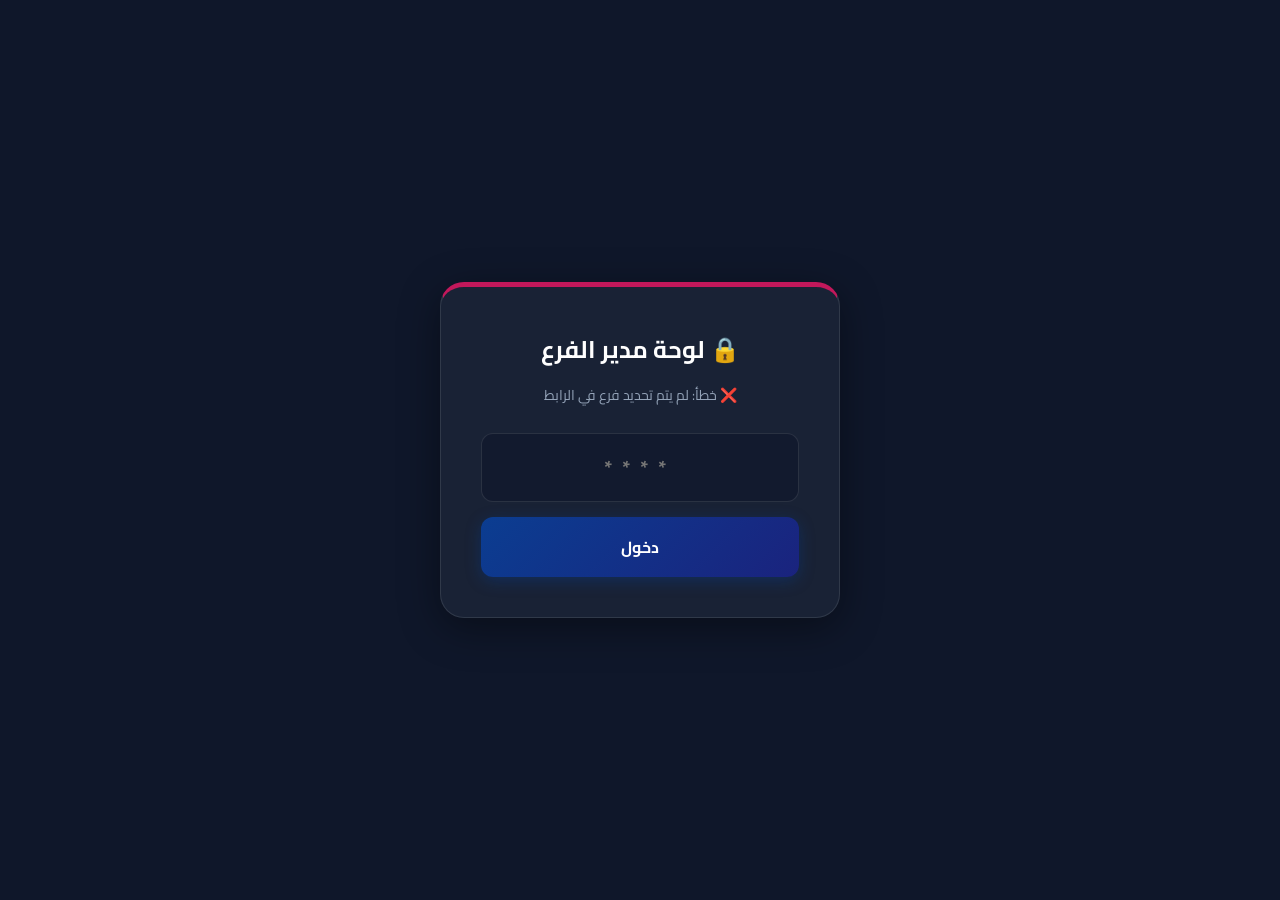
<file: manager.html>
<!DOCTYPE html>
<html lang="ar" dir="rtl">
<head>
<meta charset="UTF-8">
<meta name="viewport" content="width=device-width, initial-scale=1.0">
<title>لوحة مدير الفرع | ETQAN + ROSA</title>
<link rel="icon" type="image/png" href="icons/favicon.png">
<link href="https://fonts.googleapis.com/css2?family=Cairo:wght@400;600;700;900&display=swap" rel="stylesheet">
<style>
:root {
  --primary: #0b3d91;
  --secondary: #c2185b;
  --bg-dark: #0f172a; 
  --bg-card: rgba(30, 41, 59, 0.7); 
  --text-light: #f8fafc;
  --text-muted: #94a3b8;
  --border-glow: rgba(255, 255, 255, 0.1);
  --shadow: 0 10px 40px rgba(0, 0, 0, 0.4);
}

* { box-sizing: border-box; font-family: 'Cairo', sans-serif; margin: 0; padding: 0; }
body { 
  background-color: var(--bg-dark);
  background-image: radial-gradient(circle at 15% 50%, rgba(11, 61, 145, 0.15), transparent 25%),
                    radial-gradient(circle at 85% 30%, rgba(194, 24, 91, 0.15), transparent 25%);
  color: var(--text-light); 
  padding: 20px; 
  min-height: 100vh; 
}

/* شاشة القفل */
#pinScreen {
  position: fixed; inset: 0; background: var(--bg-dark);
  display: flex; justify-content: center; align-items: center; z-index: 9999;
  padding: 20px;
}
.pin-box {
  background: var(--bg-card); backdrop-filter: blur(16px);
  padding: 40px; border-radius: 24px; width: 100%; max-width: 400px;
  box-shadow: var(--shadow); border: 1px solid var(--border-glow);
  border-top: 5px solid var(--secondary); text-align: center;
  animation: popIn 0.5s ease-out;
}
@keyframes popIn { from { transform: scale(0.9); opacity: 0; } to { transform: scale(1); opacity: 1; } }
.pin-box h2 { color: #fff; font-size: 24px; margin-bottom: 10px; }
.pin-box p { color: var(--text-muted); font-size: 14px; margin-bottom: 25px; }
.pin-box input {
  width: 100%; padding: 15px; border-radius: 12px; border: 1px solid var(--border-glow);
  background: rgba(15, 23, 42, 0.6); color: #fff; font-size: 20px; text-align: center;
  letter-spacing: 10px; font-weight: bold; margin-bottom: 15px; font-family: 'Cairo';
}
.pin-box input:focus { outline: none; border-color: var(--primary); box-shadow: 0 0 0 4px rgba(11,61,145,0.3); }
.pin-box button {
  width: 100%; padding: 15px; border: none; border-radius: 12px;
  background: linear-gradient(135deg, var(--primary), #1a237e); color: #fff;
  font-family: 'Cairo'; font-weight: 700; font-size: 16px; cursor: pointer;
  transition: .3s; box-shadow: 0 4px 15px rgba(11,61,145,0.4);
}
.pin-box button:hover { transform: translateY(-2px); box-shadow: 0 6px 20px rgba(11,61,145,0.6); }
.pin-error { color: #ff4081; font-size: 14px; font-weight: 700; margin-top: 10px; display: none; }

/* المحتوى الرئيسي (مخفي في البداية) */
#mainContent { display: none; max-width: 1400px; margin: auto; }

/* الهيدر */
.main-header {
  display: flex; justify-content: space-between; align-items: center;
  background: var(--bg-card); backdrop-filter: blur(16px);
  padding: 15px 30px; border-radius: 20px;
  box-shadow: var(--shadow); margin-bottom: 30px;
  border: 1px solid var(--border-glow);
  border-top: 4px solid var(--secondary);
}
.logo-area { display: flex; align-items: center; gap: 20px; }
.logo-img { height: 70px; object-fit: contain; filter: drop-shadow(0 0 10px rgba(255,255,255,0.1)); }
.header-text h1 { font-size: 24px; color: #fff; font-weight: 900; letter-spacing: 1px;}
.header-text h2 { font-size: 16px; color: var(--secondary); font-weight: 700; margin-top: 4px;}
.header-text p { font-size: 12px; color: var(--text-muted); font-weight: 700; letter-spacing: 2px; margin-top: 4px;}

/* عنوان الفرع */
.branch-title {
  background: var(--bg-card); backdrop-filter: blur(10px);
  padding: 20px; border-radius: 16px; box-shadow: var(--shadow);
  margin-bottom: 30px; text-align: center; border: 1px solid var(--border-glow);
  border-right: 5px solid var(--secondary);
}
.branch-title h1 { color: #fff; font-size: 26px; margin-bottom: 5px;}
.branch-title p { color: var(--text-muted); font-size: 14px; font-weight: 600;}

/* أدوات البحث */
.toolbar { display: flex; gap: 15px; flex-wrap: wrap; background: var(--bg-card); backdrop-filter: blur(10px); padding: 20px; border-radius: 16px; box-shadow: var(--shadow); margin-bottom: 30px; align-items: center; border: 1px solid var(--border-glow); }
.search-box { position: relative; flex: 2; min-width: 250px; }
.search-box .search-icon { position: absolute; right: 18px; top: 50%; transform: translateY(-50%); color: var(--text-muted); font-size: 18px;}
.search-box input { width: 100%; padding: 15px 45px 15px 20px; border: 1px solid var(--border-glow); border-radius: 12px; font-family: 'Cairo'; font-size: 15px; background: rgba(15, 23, 42, 0.6); color: #fff; transition: all 0.3s; }
.search-box input::placeholder { color: var(--text-muted); }
.search-box input:focus { outline: none; border-color: var(--primary); box-shadow: 0 0 0 4px rgba(11,61,145,0.3); }

/* شبكة الأجهزة */
.devices { display: grid; grid-template-columns: repeat(auto-fill, minmax(300px, 1fr)); gap: 25px; align-items: stretch; }
.card { background: var(--bg-card); backdrop-filter: blur(10px); border-radius: 20px; padding: 25px; box-shadow: var(--shadow); cursor: pointer; transition: all 0.3s ease; border: 1px solid var(--border-glow); position: relative; overflow: hidden; display: flex; flex-direction: column; text-decoration: none; color: inherit; animation: fadeIn 0.5s ease-out forwards; opacity: 0; height: 100%; }
@keyframes fadeIn { from { opacity: 0; transform: translateY(10px); } to { opacity: 1; transform: translateY(0); } }
.card:hover { transform: translateY(-8px); box-shadow: 0 15px 35px rgba(0,0,0,0.5); border-color: rgba(255,255,255,0.3); background: rgba(30, 41, 59, 0.9); }
.card-head { display: flex; justify-content: space-between; align-items: center; margin-bottom: 15px; }
.badge { background: rgba(194, 24, 91, 0.2); color: #ff4081; padding: 6px 14px; border-radius: 10px; font-size: 13px; font-weight: 800; border: 1px solid rgba(194, 24, 91, 0.3);}
.branch-tag { background: rgba(11, 61, 145, 0.3); color: #64b5f6; padding: 6px 14px; border-radius: 10px; font-size: 13px; font-weight: 800; border: 1px solid rgba(11, 61, 145, 0.5);}
.card h3 { font-size: 20px; color: #fff; margin-bottom: 20px; border-bottom: 1px solid var(--border-glow); padding-bottom: 15px; font-weight: 900; min-height: 60px;}
.info-grid { display: grid; grid-template-columns: 1fr 1fr; gap: 12px; margin-bottom: 15px; flex-grow: 1; }
.info-item { font-size: 14px; color: var(--text-muted); font-weight: 600; display: flex; align-items: center; gap: 6px;}
.info-item span { color: #fff; font-weight: 800; }
.info-item.full-width { grid-column: 1 / -1; }
.empty { grid-column: 1/-1; text-align: center; padding: 60px; color: var(--text-muted); font-size: 18px; font-weight: 700; }

/* التجاوب */
@media (max-width: 768px) {
  .main-header { flex-direction: column; text-align: center; gap: 15px; padding: 20px; }
  .logo-area { flex-direction: column; gap: 10px; }
  .devices { grid-template-columns: 1fr; }
  .card { padding: 20px; }
  .search-box { flex: 1 1 100%; }
}
</style>
</head>
<body>

<!-- شاشة إدخال الـ PIN -->
<div id="pinScreen">
  <div class="pin-box">
    <h2>🔒 لوحة مدير الفرع</h2>
    <p id="branchNameText">جاري التحقق...</p>
    <input type="password" id="branchPin" placeholder="****" maxlength="6" onkeypress="handlePinEnter(event)">
    <button onclick="checkBranchPin()">دخول</button>
    <div class="pin-error" id="pinError">❌ الرقم السري غير صحيح!</div>
  </div>
</div>

<!-- المحتوى الرئيسي (مخفي في البداية) -->
<div id="mainContent">
  <header class="main-header">
    <div class="logo-area">
      <img src="logo.png" alt="ETQAN + ROSA" class="logo-img" onerror="this.style.display='none';">
      <div class="header-text">
        <h1>ETQAN + ROSA</h1>
        <h2>لوحة مدير الفرع</h2>
        <p>PRECISE MAINTENANCE, SUPERIOR CARE</p>
      </div>
    </div>
  </header>

  <div class="branch-title" id="branchTitle"></div>

  <div class="toolbar">
    <div class="search-box">
      <span class="search-icon">🔍</span>
      <input type="text" id="search" placeholder="ابحث برقم الكود (ID)، الاسم، أو الموديل..." oninput="applyFilter()">
    </div>
  </div>

  <div class="devices" id="devices"></div>
</div>

<script src="data.js"></script>
<script>
// ==========================================
// 1. إعدادات PIN لكل فرع
// ==========================================
// غيّر أرقام الـ PIN زي ما تحب
const BRANCH_PINS = {
  "المنصورة": "0010",
  "طنطا": "0020",
  "كفر الشيخ": "0030",
  "دمياط الجديده": "0040",
  "العجمي": "0050",
  "المحلة": "0060",
  "شبين الكوم": "0070",
  "جليم": "0080",
  "دمنهور":"0090",
  "غير محدد": "0000"
};

const urlParams = new URLSearchParams(window.location.search);
const branchName = urlParams.get('branch');
let branchDevices = [];

// عرض اسم الفرع في شاشة القفل
if (branchName) {
  document.getElementById('branchNameText').textContent = `أدخل الرقم السري لفرع: ${branchName}`;
} else {
  document.getElementById('branchNameText').textContent = '❌ خطأ: لم يتم تحديد فرع في الرابط';
  document.getElementById('branchPin').disabled = true;
}

// دالة التحقق من الـ PIN
function checkBranchPin() {
  const enteredPin = document.getElementById('branchPin').value;
  const errorText = document.getElementById('pinError');
  
  // التأكد من وجود الفرع وإن الـ PIN مطابق
  if (branchName && BRANCH_PINS[branchName] && enteredPin === BRANCH_PINS[branchName]) {
    // PIN صح: إخفاء الشاشة وإظهار المحتوى
    document.getElementById('pinScreen').style.display = 'none';
    document.getElementById('mainContent').style.display = 'block';
    
    // حفظ حالة الدخول لهذا الفرع عشان لو عمل تحديث للصفحة ميطالبوش بالباسورد تاني
    sessionStorage.setItem('loggedBranch', branchName);
    
    initPage();
  } else {
    // PIN غلط أو الفرع مش موجود
    errorText.style.display = 'block';
    document.getElementById('branchPin').value = '';
  }
}

function handlePinEnter(event) {
  if (event.key === 'Enter') checkBranchPin();
}

// التحقق من إنه سجل دخول قبل كده في نفس الجلسة لنفس الفرع
if (branchName && sessionStorage.getItem('loggedBranch') === branchName) {
  document.getElementById('pinScreen').style.display = 'none';
  document.getElementById('mainContent').style.display = 'block';
  initPage();
}

// ==========================================
// 2. تشغيل الصفحة
// ==========================================
function initPage() {
  branchDevices = devices.filter(d => (d.branch || 'غير محدد') === branchName);
  
  document.getElementById('branchTitle').innerHTML = `
    <h1>🏢 ${branchName}</h1>
    <p>عدد الأجهزة: ${branchDevices.length}</p>
  `;

  renderDevices(branchDevices);
}

function renderDevices(list) {
  const container = document.getElementById('devices');
  container.innerHTML = '';
  
  if (list.length === 0) {
    container.innerHTML = '<div class="empty">لا توجد أجهزة مطابقة لبحثك 🔍</div>';
    return;
  }

  list.forEach((dev, index) => {
    const card = document.createElement('a');
    card.className = 'card';
    card.style.animationDelay = `${index * 0.05}s`;
    card.href = `device.html?id=${dev.id}`; 
    
    card.innerHTML = `
      <div class="card-head">
        <span class="badge">ID: ${dev.id}</span>
        <span class="branch-tag">${dev.branch || 'غير محدد'}</span>
      </div>
      <h3>${dev.name}</h3>
      <div class="info-grid">
        <div class="info-item">⚡ <b>القوة:</b> <span>${dev.type}</span></div>
        <div class="info-item">⚙️ <b>الموديل:</b> <span>${dev.model}</span></div>
        <div class="info-item full-width">🧩 <b>البرتشن:</b> <span>${dev.partition}</span></div>
      </div>
    `;
    container.appendChild(card);
  });
}

function applyFilter() {
  const q = document.getElementById('search').value.trim().toLowerCase();
  
  if (!q) {
    renderDevices(branchDevices);
    return;
  }

  const filtered = branchDevices.filter(d => {
    const hay = `${d.id} ${d.name} ${d.type} ${d.model} ${d.partition}`.toLowerCase();
    return hay.includes(q);
  });
  
  renderDevices(filtered);
}
</script>
</body>
</html>
</file>
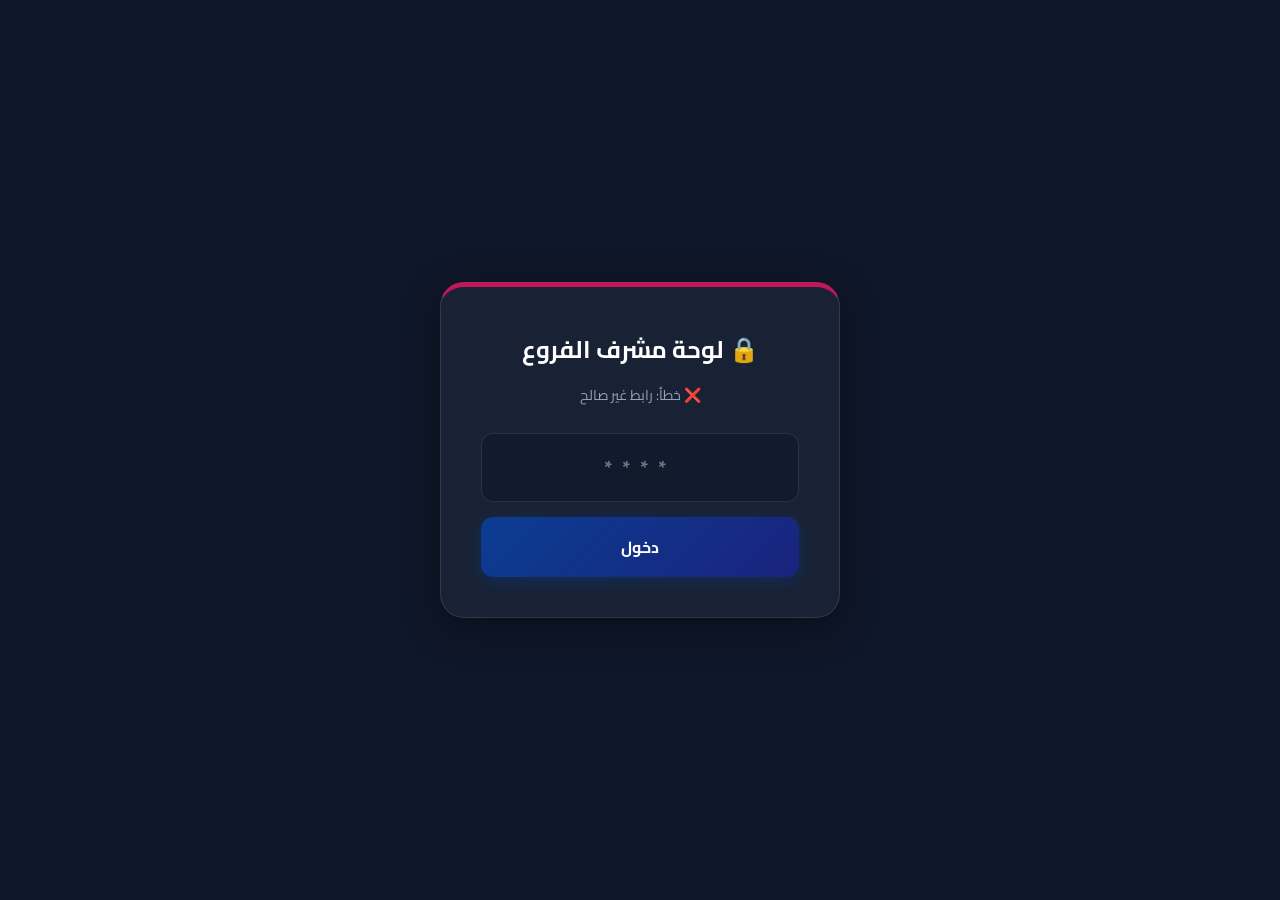
<file: supervisor.html>
<!DOCTYPE html>
<html lang="ar" dir="rtl">
<head>
<meta charset="UTF-8">
<meta name="viewport" content="width=device-width, initial-scale=1.0">
<title>لوحة مشرف الفروع | ETQAN + ROSA</title>
<link rel="icon" type="image/png" href="icons/favicon.png">
<link href="https://fonts.googleapis.com/css2?family=Cairo:wght@400;600;700;900&display=swap" rel="stylesheet">
<style>
:root {
  --primary: #0b3d91;
  --secondary: #c2185b;
  --bg-dark: #0f172a; 
  --bg-card: rgba(30, 41, 59, 0.7); 
  --text-light: #f8fafc;
  --text-muted: #94a3b8;
  --border-glow: rgba(255, 255, 255, 0.1);
  --shadow: 0 10px 40px rgba(0, 0, 0, 0.4);
}

* { box-sizing: border-box; font-family: 'Cairo', sans-serif; margin: 0; padding: 0; }
body { 
  background-color: var(--bg-dark);
  background-image: radial-gradient(circle at 15% 50%, rgba(11, 61, 145, 0.15), transparent 25%),
                    radial-gradient(circle at 85% 30%, rgba(194, 24, 91, 0.15), transparent 25%);
  color: var(--text-light); 
  padding: 20px; 
  min-height: 100vh; 
}

/* شاشة القفل */
#pinScreen {
  position: fixed; inset: 0; background: var(--bg-dark);
  display: flex; justify-content: center; align-items: center; z-index: 9999;
  padding: 20px;
}
.pin-box {
  background: var(--bg-card); backdrop-filter: blur(16px);
  padding: 40px; border-radius: 24px; width: 100%; max-width: 400px;
  box-shadow: var(--shadow); border: 1px solid var(--border-glow);
  border-top: 5px solid var(--secondary); text-align: center;
  animation: popIn 0.5s ease-out;
}
@keyframes popIn { from { transform: scale(0.9); opacity: 0; } to { transform: scale(1); opacity: 1; } }
.pin-box h2 { color: #fff; font-size: 24px; margin-bottom: 10px; }
.pin-box p { color: var(--text-muted); font-size: 14px; margin-bottom: 25px; }
.pin-box input {
  width: 100%; padding: 15px; border-radius: 12px; border: 1px solid var(--border-glow);
  background: rgba(15, 23, 42, 0.6); color: #fff; font-size: 20px; text-align: center;
  letter-spacing: 10px; font-weight: bold; margin-bottom: 15px; font-family: 'Cairo';
}
.pin-box input:focus { outline: none; border-color: var(--primary); box-shadow: 0 0 0 4px rgba(11,61,145,0.3); }
.pin-box button {
  width: 100%; padding: 15px; border: none; border-radius: 12px;
  background: linear-gradient(135deg, var(--primary), #1a237e); color: #fff;
  font-family: 'Cairo'; font-weight: 700; font-size: 16px; cursor: pointer;
  transition: .3s; box-shadow: 0 4px 15px rgba(11,61,145,0.4);
}
.pin-box button:hover { transform: translateY(-2px); box-shadow: 0 6px 20px rgba(11,61,145,0.6); }
.pin-error { color: #ff4081; font-size: 14px; font-weight: 700; margin-top: 10px; display: none; }

/* المحتوى الرئيسي */
#mainContent { display: none; max-width: 1400px; margin: auto; }

/* الهيدر */
.main-header {
  display: flex; justify-content: space-between; align-items: center;
  background: var(--bg-card); backdrop-filter: blur(16px);
  padding: 15px 30px; border-radius: 20px;
  box-shadow: var(--shadow); margin-bottom: 30px;
  border: 1px solid var(--border-glow);
  border-top: 4px solid var(--secondary);
}
.logo-area { display: flex; align-items: center; gap: 20px; }
.logo-img { height: 70px; object-fit: contain; filter: drop-shadow(0 0 10px rgba(255,255,255,0.1)); }
.header-text h1 { font-size: 24px; color: #fff; font-weight: 900; letter-spacing: 1px;}
.header-text h2 { font-size: 16px; color: var(--secondary); font-weight: 700; margin-top: 4px;}
.header-text p { font-size: 12px; color: var(--text-muted); font-weight: 700; letter-spacing: 2px; margin-top: 4px;}

/* عنوان المشرف */
.supervisor-title {
  background: var(--bg-card); backdrop-filter: blur(10px);
  padding: 20px; border-radius: 16px; box-shadow: var(--shadow);
  margin-bottom: 30px; text-align: center; border: 1px solid var(--border-glow);
  border-right: 5px solid var(--secondary);
}
.supervisor-title h1 { color: #fff; font-size: 24px; margin-bottom: 5px;}
.supervisor-title p { color: var(--text-muted); font-size: 14px; font-weight: 600;}

/* أدوات البحث */
.toolbar { display: flex; gap: 15px; flex-wrap: wrap; background: var(--bg-card); backdrop-filter: blur(10px); padding: 20px; border-radius: 16px; box-shadow: var(--shadow); margin-bottom: 30px; align-items: center; border: 1px solid var(--border-glow); }
.search-box { position: relative; flex: 1; min-width: 250px; }
.search-box .search-icon { position: absolute; right: 18px; top: 50%; transform: translateY(-50%); color: var(--text-muted); font-size: 18px;}
.search-box input { width: 100%; padding: 15px 45px 15px 20px; border: 1px solid var(--border-glow); border-radius: 12px; font-family: 'Cairo'; font-size: 15px; background: rgba(15, 23, 42, 0.6); color: #fff; transition: all 0.3s; }
.search-box input::placeholder { color: var(--text-muted); }
.search-box input:focus { outline: none; border-color: var(--primary); box-shadow: 0 0 0 4px rgba(11,61,145,0.3); }

/* شبكة الأجهزة */
.devices { display: grid; grid-template-columns: repeat(auto-fill, minmax(300px, 1fr)); gap: 25px; align-items: stretch; }
.card { background: var(--bg-card); backdrop-filter: blur(10px); border-radius: 20px; padding: 25px; box-shadow: var(--shadow); cursor: pointer; transition: all 0.3s ease; border: 1px solid var(--border-glow); position: relative; overflow: hidden; display: flex; flex-direction: column; text-decoration: none; color: inherit; animation: fadeIn 0.5s ease-out forwards; opacity: 0; height: 100%; }
@keyframes fadeIn { from { opacity: 0; transform: translateY(10px); } to { opacity: 1; transform: translateY(0); } }
.card:hover { transform: translateY(-8px); box-shadow: 0 15px 35px rgba(0,0,0,0.5); border-color: rgba(255,255,255,0.3); background: rgba(30, 41, 59, 0.9); }
.card-head { display: flex; justify-content: space-between; align-items: center; margin-bottom: 15px; }
.badge { background: rgba(194, 24, 91, 0.2); color: #ff4081; padding: 6px 14px; border-radius: 10px; font-size: 13px; font-weight: 800; border: 1px solid rgba(194, 24, 91, 0.3);}
.branch-tag { background: rgba(11, 61, 145, 0.3); color: #64b5f6; padding: 6px 14px; border-radius: 10px; font-size: 13px; font-weight: 800; border: 1px solid rgba(11, 61, 145, 0.5);}
.card h3 { font-size: 20px; color: #fff; margin-bottom: 20px; border-bottom: 1px solid var(--border-glow); padding-bottom: 15px; font-weight: 900; min-height: 60px;}
.info-grid { display: grid; grid-template-columns: 1fr 1fr; gap: 12px; margin-bottom: 15px; flex-grow: 1; }
.info-item { font-size: 14px; color: var(--text-muted); font-weight: 600; display: flex; align-items: center; gap: 6px;}
.info-item span { color: #fff; font-weight: 800; }
.info-item.full-width { grid-column: 1 / -1; }
.empty { grid-column: 1/-1; text-align: center; padding: 60px; color: var(--text-muted); font-size: 18px; font-weight: 700; }

/* التجاوب */
@media (max-width: 768px) {
  .main-header { flex-direction: column; text-align: center; gap: 15px; padding: 20px; }
  .logo-area { flex-direction: column; gap: 10px; }
  .devices { grid-template-columns: 1fr; }
  .card { padding: 20px; }
}
</style>
</head>
<body>

<div id="pinScreen">
  <div class="pin-box">
    <h2>🔒 لوحة مشرف الفروع</h2>
    <p id="branchNameText">جاري التحقق...</p>
    <input type="password" id="supervisorPin" placeholder="****" maxlength="6" onkeypress="handlePinEnter(event)">
    <button onclick="checkSupervisorPin()">دخول</button>
    <div class="pin-error" id="pinError">❌ الرقم السري غير صحيح!</div>
  </div>
</div>

<div id="mainContent">
  <header class="main-header">
    <div class="logo-area">
      <img src="logo.png" alt="ETQAN + ROSA" class="logo-img" onerror="this.style.display='none';">
      <div class="header-text">
        <h1>ETQAN + ROSA</h1>
        <h2>لوحة مشرف الفروع</h2>
        <p>PRECISE MAINTENANCE, SUPERIOR CARE</p>
      </div>
    </div>
  </header>

  <div class="supervisor-title" id="supervisorTitle"></div>

  <div class="toolbar">
    <div class="search-box">
      <span class="search-icon">🔍</span>
      <input type="text" id="search" placeholder="ابحث برقم الكود (ID)، الاسم، أو الموديل..." oninput="applyFilter()">
    </div>
  </div>

  <div class="devices" id="devices"></div>
</div>

<script src="data.js"></script>
<script>
// ==========================================
// 1. إعدادات مشرفي الفروع (كل مشرف وله فرعين و PIN)
// ==========================================
const SUPERVISORS = {
  "sup1": { pin: "1010", name: "م /باسم ", branches: ["المنصورة", "دمياط الجديده"] },
  "sup2": { pin: "2020", name: "م / محمد الاغا", branches: ["طنطا", "كفر الشيخ"] },
  "sup3": { pin: "3030", name: "م / محمد اشرف", branches: ["دمنهور", "شبين الكوم"] },
  "sup4": { pin: "4040", name: "م / علي الحرفه", branches: ["جليم", "العجمي"] },
  "sup5": { pin: "5050", name: "م / علي محمد", branches: ["المحلة"] }
};

const urlParams = new URLSearchParams(window.location.search);
const supId = urlParams.get('sup');
let currentSupervisor = null;
let supervisorDevices = [];

// التحقق من وجود مشرف في الرابط
if (supId && SUPERVISORS[supId]) {
  currentSupervisor = SUPERVISORS[supId];
  document.getElementById('branchNameText').textContent = `${currentSupervisor.name} - أدخل الرقم السري`;
} else {
  document.getElementById('branchNameText').textContent = '❌ خطأ: رابط غير صالح';
  document.getElementById('supervisorPin').disabled = true;
}

// دالة التحقق من الـ PIN
function checkSupervisorPin() {
  const enteredPin = document.getElementById('supervisorPin').value;
  const errorText = document.getElementById('pinError');
  
  if (currentSupervisor && enteredPin === currentSupervisor.pin) {
    document.getElementById('pinScreen').style.display = 'none';
    document.getElementById('mainContent').style.display = 'block';
    sessionStorage.setItem('loggedSup', supId);
    initPage();
  } else {
    errorText.style.display = 'block';
    document.getElementById('supervisorPin').value = '';
  }
}

function handlePinEnter(event) {
  if (event.key === 'Enter') checkSupervisorPin();
}

// التحقق من إنه سجل دخول قبل كده
if (supId && SUPERVISORS[supId] && sessionStorage.getItem('loggedSup') === supId) {
  currentSupervisor = SUPERVISORS[supId];
  document.getElementById('pinScreen').style.display = 'none';
  document.getElementById('mainContent').style.display = 'block';
  initPage();
}

// ==========================================
// 2. تشغيل الصفحة
// ==========================================
function initPage() {
  // فلترة الأجهزة بناءً على الفروع المسموح بها للمشرف
  supervisorDevices = devices.filter(d => currentSupervisor.branches.includes(d.branch));
  
  const branchList = currentSupervisor.branches.join(' و ');
  document.getElementById('supervisorTitle').innerHTML = `
    <h1>👤 ${currentSupervisor.name}</h1>
    <p>الفروع المسؤولة: ${branchList} | عدد الأجهزة: ${supervisorDevices.length}</p>
  `;

  renderDevices(supervisorDevices);
}

function renderDevices(list) {
  const container = document.getElementById('devices');
  container.innerHTML = '';
  
  if (list.length === 0) {
    container.innerHTML = '<div class="empty">لا توجد أجهزة مطابقة لبحثك 🔍</div>';
    return;
  }

  list.forEach((dev, index) => {
    const card = document.createElement('a');
    card.className = 'card';
    card.style.animationDelay = `${index * 0.05}s`;
    card.href = `device.html?id=${dev.id}`; 
    
    card.innerHTML = `
      <div class="card-head">
        <span class="badge">ID: ${dev.id}</span>
        <span class="branch-tag">${dev.branch || 'غير محدد'}</span>
      </div>
      <h3>${dev.name}</h3>
      <div class="info-grid">
        <div class="info-item">⚡ <b>القوة:</b> <span>${dev.type}</span></div>
        <div class="info-item">⚙️ <b>الموديل:</b> <span>${dev.model}</span></div>
        <div class="info-item full-width">🧩 <b>البرتشن:</b> <span>${dev.partition}</span></div>
      </div>
    `;
    container.appendChild(card);
  });
}

function applyFilter() {
  const q = document.getElementById('search').value.trim().toLowerCase();
  
  if (!q) {
    renderDevices(supervisorDevices);
    return;
  }

  const filtered = supervisorDevices.filter(d => {
    const hay = `${d.id} ${d.name} ${d.type} ${d.model} ${d.partition} ${d.branch}`.toLowerCase();
    return hay.includes(q);
  });
  
  renderDevices(filtered);
}
</script>
</body>
</html>
</file>
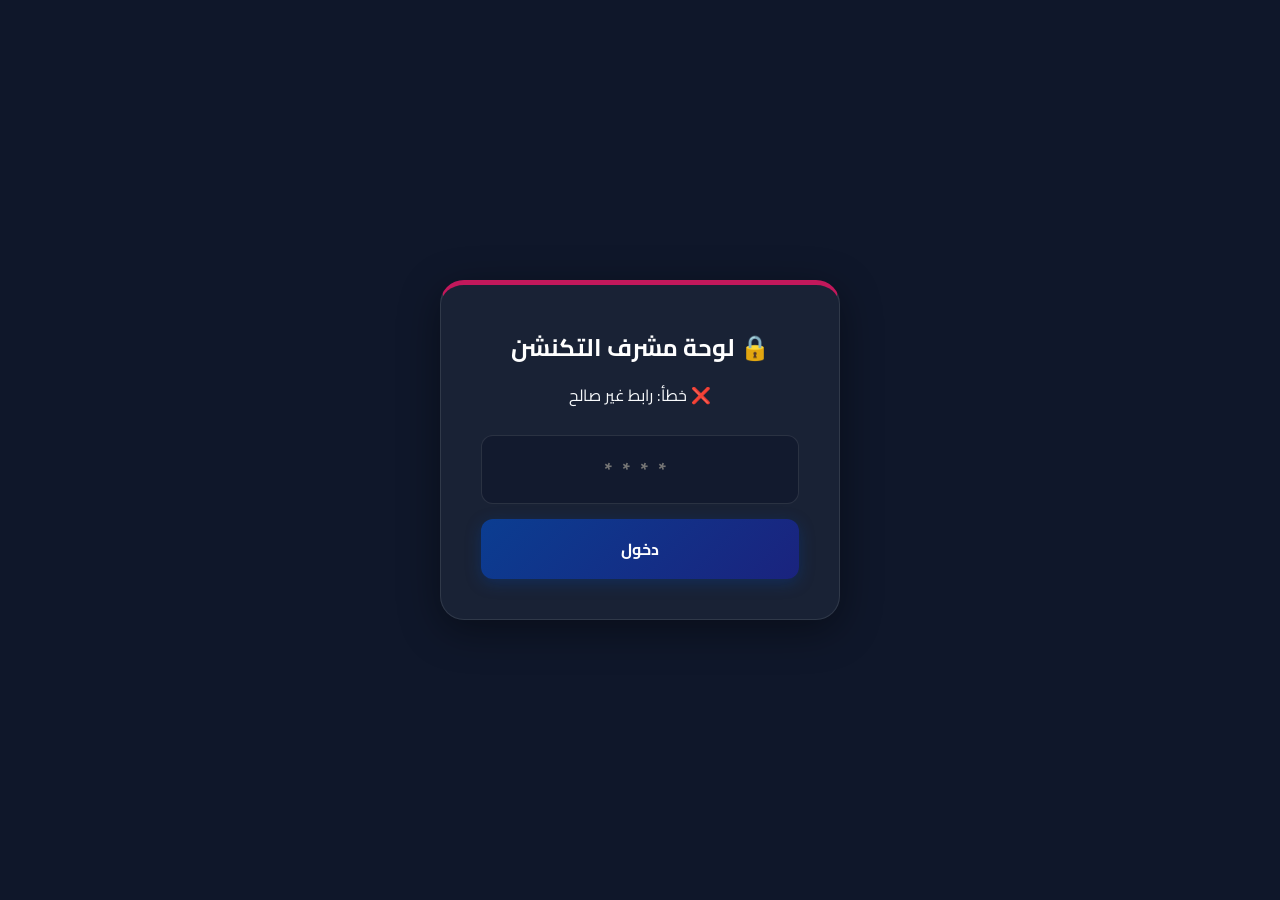
<file: tech-supervisor.html>
<!DOCTYPE html>
<html lang="ar" dir="rtl">
<head>
<meta charset="UTF-8">
<meta name="viewport" content="width=device-width, initial-scale=1.0">
<title>لوحة مشرف التكنشن | ETQAN + ROSA</title>
<link rel="icon" type="image/png" href="icons/favicon.png">
<link href="https://fonts.googleapis.com/css2?family=Cairo:wght@400;600;700;900&display=swap" rel="stylesheet">
<style>
:root {
  --primary: #0b3d91;
  --secondary: #c2185b;
  --bg-dark: #0f172a; 
  --bg-card: rgba(30, 41, 59, 0.7); 
  --text-light: #f8fafc;
  --text-muted: #94a3b8;
  --border-glow: rgba(255, 255, 255, 0.1);
  --shadow: 0 10px 40px rgba(0, 0, 0, 0.4);
}

* { box-sizing: border-box; font-family: 'Cairo', sans-serif; margin: 0; padding: 0; }
body { 
  background-color: var(--bg-dark);
  background-image: radial-gradient(circle at 15% 50%, rgba(11, 61, 145, 0.15), transparent 25%),
                    radial-gradient(circle at 85% 30%, rgba(194, 24, 91, 0.15), transparent 25%);
  color: var(--text-light); 
  padding: 20px; 
  min-height: 100vh; 
}

/* شاشة القفل */
#pinScreen {
  position: fixed; inset: 0; background: var(--bg-dark);
  display: flex; justify-content: center; align-items: center; z-index: 9999;
  padding: 20px;
}
.pin-box {
  background: var(--bg-card); backdrop-filter: blur(16px);
  padding: 40px; border-radius: 24px; width: 100%; max-width: 400px;
  box-shadow: var(--shadow); border: 1px solid var(--border-glow);
  border-top: 5px solid var(--secondary); text-align: center;
  animation: popIn 0.5s ease-out;
}
@keyframes popIn { from { transform: scale(0.9); opacity: 0; } to { transform: scale(1); opacity: 1; } }
.pin-box h2 { color: #fff; font-size: 24px; margin-bottom: 10px; }
.pin-box p { color: var(--text-muted); font-size: 14px; margin-bottom: 25px; }
.pin-box input {
  width: 100%; padding: 15px; border-radius: 12px; border: 1px solid var(--border-glow);
  background: rgba(15, 23, 42, 0.6); color: #fff; font-size: 20px; text-align: center;
  letter-spacing: 10px; font-weight: bold; margin-bottom: 15px; font-family: 'Cairo';
}
.pin-box input:focus { outline: none; border-color: var(--primary); box-shadow: 0 0 0 4px rgba(11,61,145,0.3); }
.pin-box button {
  width: 100%; padding: 15px; border: none; border-radius: 12px;
  background: linear-gradient(135deg, var(--primary), #1a237e); color: #fff;
  font-family: 'Cairo'; font-weight: 700; font-size: 16px; cursor: pointer;
  transition: .3s; box-shadow: 0 4px 15px rgba(11,61,145,0.4);
}
.pin-box button:hover { transform: translateY(-2px); box-shadow: 0 6px 20px rgba(11,61,145,0.6); }
.pin-error { color: #ff4081; font-size: 14px; font-weight: 700; margin-top: 10px; display: none; }

/* المحتوى الرئيسي */
#mainContent { display: none; max-width: 1400px; margin: auto; }

/* الهيدر */
.main-header {
  display: flex; justify-content: space-between; align-items: center;
  background: var(--bg-card); backdrop-filter: blur(16px);
  padding: 15px 30px; border-radius: 20px;
  box-shadow: var(--shadow); margin-bottom: 30px;
  border: 1px solid var(--border-glow);
  border-top: 4px solid var(--secondary);
}
.logo-area { display: flex; align-items: center; gap: 20px; }
.logo-img { height: 70px; object-fit: contain; filter: drop-shadow(0 0 10px rgba(255,255,255,0.1)); }
.header-text h1 { font-size: 24px; color: #fff; font-weight: 900; letter-spacing: 1px;}
.header-text h2 { font-size: 16px; color: var(--secondary); font-weight: 700; margin-top: 4px;}
.header-text p { font-size: 12px; color: var(--text-muted); font-weight: 700; letter-spacing: 2px; margin-top: 4px;}

/* أدوات البحث والفلترة */
.toolbar { display: flex; gap: 15px; flex-wrap: wrap; background: var(--bg-card); backdrop-filter: blur(10px); padding: 20px; border-radius: 16px; box-shadow: var(--shadow); margin-bottom: 30px; align-items: center; border: 1px solid var(--border-glow); }
.search-box { position: relative; flex: 2; min-width: 250px; }
.search-box .search-icon { position: absolute; right: 18px; top: 50%; transform: translateY(-50%); color: var(--text-muted); font-size: 18px;}
.search-box input { width: 100%; padding: 15px 45px 15px 20px; border: 1px solid var(--border-glow); border-radius: 12px; font-family: 'Cairo'; font-size: 15px; background: rgba(15, 23, 42, 0.6); color: #fff; transition: all 0.3s; }
.search-box input::placeholder { color: var(--text-muted); }
.search-box input:focus { outline: none; border-color: var(--primary); box-shadow: 0 0 0 4px rgba(11,61,145,0.3); }

/* شبكة الأجهزة */
.devices { display: grid; grid-template-columns: repeat(auto-fill, minmax(300px, 1fr)); gap: 25px; align-items: stretch; }
.card { background: var(--bg-card); backdrop-filter: blur(10px); border-radius: 20px; padding: 25px; box-shadow: var(--shadow); cursor: pointer; transition: all 0.3s ease; border: 1px solid var(--border-glow); position: relative; overflow: hidden; display: flex; flex-direction: column; text-decoration: none; color: inherit; animation: fadeIn 0.5s ease-out forwards; opacity: 0; height: 100%; }
@keyframes fadeIn { from { opacity: 0; transform: translateY(10px); } to { opacity: 1; transform: translateY(0); } }
.card:hover { transform: translateY(-8px); box-shadow: 0 15px 35px rgba(0,0,0,0.5); border-color: rgba(255,255,255,0.3); background: rgba(30, 41, 59, 0.9); }
.card-head { display: flex; justify-content: space-between; align-items: center; margin-bottom: 15px; }
.badge { background: rgba(194, 24, 91, 0.2); color: #ff4081; padding: 6px 14px; border-radius: 10px; font-size: 13px; font-weight: 800; border: 1px solid rgba(194, 24, 91, 0.3);}
.branch-tag { background: rgba(11, 61, 145, 0.3); color: #64b5f6; padding: 6px 14px; border-radius: 10px; font-size: 13px; font-weight: 800; border: 1px solid rgba(11, 61, 145, 0.5);}
.card h3 { font-size: 20px; color: #fff; margin-bottom: 20px; border-bottom: 1px solid var(--border-glow); padding-bottom: 15px; font-weight: 900; min-height: 60px;}
.info-grid { display: grid; grid-template-columns: 1fr 1fr; gap: 12px; margin-bottom: 15px; flex-grow: 1; }
.info-item { font-size: 14px; color: var(--text-muted); font-weight: 600; display: flex; align-items: center; gap: 6px;}
.info-item span { color: #fff; font-weight: 800; }
.info-item.full-width { grid-column: 1 / -1; }
.empty { grid-column: 1/-1; text-align: center; padding: 60px; color: var(--text-muted); font-size: 18px; font-weight: 700; }

/* التجاوب */
@media (max-width: 768px) {
  .main-header { flex-direction: column; text-align: center; gap: 15px; padding: 20px; }
  .logo-area { flex-direction: column; gap: 10px; }
  .devices { grid-template-columns: 1fr; }
  .card { padding: 20px; }
}
</style>
</head>
<body>

<div id="pinScreen">
  <div class="pin-box">
    <h2>🔒 لوحة مشرف التكنشن</h2>
    <div id="branchNameText" style="margin-bottom: 25px;">جاري التحقق...</div>
    <input type="password" id="techPin" placeholder="****" maxlength="6" onkeypress="handlePinEnter(event)">
    <button onclick="checkTechPin()">دخول</button>
    <div class="pin-error" id="pinError">❌ الرقم السري غير صحيح!</div>
  </div>
</div>

<div id="mainContent">
  <header class="main-header">
    <div class="logo-area">
      <img src="logo.png" alt="ETQAN + ROSA" class="logo-img" onerror="this.style.display='none';">
      <div class="header-text">
        <h1>ETQAN + ROSA</h1>
        <h2>لوحة مشرف التكنشن</h2>
        <p>PRECISE MAINTENANCE, SUPERIOR CARE</p>
      </div>
    </div>
  </header>

  <div class="branch-title" id="branchTitle" style="background: var(--bg-card); padding: 20px; border-radius: 16px; box-shadow: var(--shadow); margin-bottom: 30px; text-align: center; border: 1px solid var(--border-glow); border-right: 5px solid var(--secondary);">
    <!-- عنوان الفرع هيظهر هنا -->
  </div>

  <div class="toolbar">
    <div class="search-box">
      <span class="search-icon">🔍</span>
      <input type="text" id="search" placeholder="ابحث برقم الكود (ID)، الاسم، أو اسم التكنشن..." oninput="applyFilter()">
    </div>
  </div>

  <div class="devices" id="devices"></div>
</div>

<script src="data.js"></script>
<script>
// ==========================================
// 1. إعدادات مشرفي التكنشن (كل مشرف وله فرع واحد و PIN)
// ==========================================
const TECH_SUPERVISORS = {
  "منصورة": { pin: "1111", name: "م / ابراهيم", branch: "المنصورة" },
  "طنطا": { pin: "2222", name: "م / فاطمة", branch: "طنطا" },
  "كفر الشيخ": { pin: "3333", name: "م / منه", branch: "كفر الشيخ" },
  "دمياط": { pin: "4444", name: "م / سيد", branch: "دمياط الجديده" },
  "العجمي": { pin: "5555", name: "مشرف تكنشن العجمي", branch: "العجمي" },
  "المحلة": { pin: "6666", name: "م / اميرة", branch: "المحلة" },
  "شبين": { pin: "7777", name: "مشرف تكنشن شبين الكوم", branch: "شبين الكوم" },
  "جليم": { pin: "8888", name: "مشرف تكنشن جليم", branch: "جليم" }
};

const urlParams = new URLSearchParams(window.location.search);
const techId = urlParams.get('tech'); // بنجيب اسم الفرع من الرابط
let currentTechSup = null;
let techDevices = [];

// التحقق من وجود مشرف في الرابط
if (techId && TECH_SUPERVISORS[techId]) {
  currentTechSup = TECH_SUPERVISORS[techId];
  document.getElementById('branchNameText').innerHTML = `
    <span style="display: block; font-size: 18px; color: #fff; font-weight: 700; margin-bottom: 5px;">${currentTechSup.name}</span>
    <span style="display: block; font-size: 14px; color: var(--secondary); font-weight: 600;">فرع: ${currentTechSup.branch}</span>
  `;
} else {
  document.getElementById('branchNameText').textContent = '❌ خطأ: رابط غير صالح';
  document.getElementById('techPin').disabled = true;
}

// دالة التحقق من الـ PIN
function checkTechPin() {
  const enteredPin = document.getElementById('techPin').value;
  const errorText = document.getElementById('pinError');
  
  if (currentTechSup && enteredPin === currentTechSup.pin) {
    document.getElementById('pinScreen').style.display = 'none';
    document.getElementById('mainContent').style.display = 'block';
    sessionStorage.setItem('loggedTech', techId);
    initPage();
  } else {
    errorText.style.display = 'block';
    document.getElementById('techPin').value = '';
  }
}

function handlePinEnter(event) {
  if (event.key === 'Enter') checkTechPin();
}

// التحقق من إنه سجل دخول قبل كده
if (techId && TECH_SUPERVISORS[techId] && sessionStorage.getItem('loggedTech') === techId) {
  currentTechSup = TECH_SUPERVISORS[techId];
  document.getElementById('pinScreen').style.display = 'none';
  document.getElementById('mainContent').style.display = 'block';
  initPage();
}

// ==========================================
// 2. تشغيل الصفحة
// ==========================================
function initPage() {
  // فلترة الأجهزة بناءً على فرع المشرف
  techDevices = devices.filter(d => d.branch === currentTechSup.branch);
  
  document.getElementById('branchTitle').innerHTML = `
    <h1 style="color: #fff; font-size: 24px; margin-bottom: 5px;">🏢 ${currentTechSup.branch}</h1>
    <p style="color: var(--text-muted); font-size: 14px;">عدد الأجهزة: ${techDevices.length}</p>
  `;

  renderDevices(techDevices);
}

function renderDevices(list) {
  const container = document.getElementById('devices');
  container.innerHTML = '';
  
  if (list.length === 0) {
    container.innerHTML = '<div class="empty">لا توجد أجهزة في هذا الفرع</div>';
    return;
  }

  list.forEach((dev, index) => {
    const card = document.createElement('a');
    card.className = 'card';
    card.style.animationDelay = `${index * 0.05}s`;
    card.href = `device.html?id=${dev.id}`; 
    
    card.innerHTML = `
      <div class="card-head">
        <span class="badge">ID: ${dev.id}</span>
        <span class="branch-tag">${dev.branch || 'غير محدد'}</span>
      </div>
      <h3>${dev.name}</h3>
      <div class="info-grid">
        <div class="info-item">⚡ <b>القوة:</b> <span>${dev.type}</span></div>
        <div class="info-item">⚙️ <b>الموديل:</b> <span>${dev.model}</span></div>
        <div class="info-item">🌅 <b>تكنشن صباحي:</b> <span>${dev.morning_tech || '-'}</span></div>
        <div class="info-item">🌙 <b>تكنشن مسائي:</b> <span>${dev.evening_tech || '-'}</span></div>
        <div class="info-item full-width">🧩 <b>البرتشن:</b> <span>${dev.partition}</span></div>
      </div>
    `;
    container.appendChild(card);
  });
}

function applyFilter() {
  const q = document.getElementById('search').value.trim().toLowerCase();
  
  if (!q) {
    renderDevices(techDevices);
    return;
  }

  const filtered = techDevices.filter(d => {
    const hay = `${d.id} ${d.name} ${d.type} ${d.model} ${d.partition} ${d.branch} ${d.morning_tech} ${d.evening_tech}`.toLowerCase();
    return hay.includes(q);
  });
  
  renderDevices(filtered);
}
</script>
</body>
</html>
</file>
